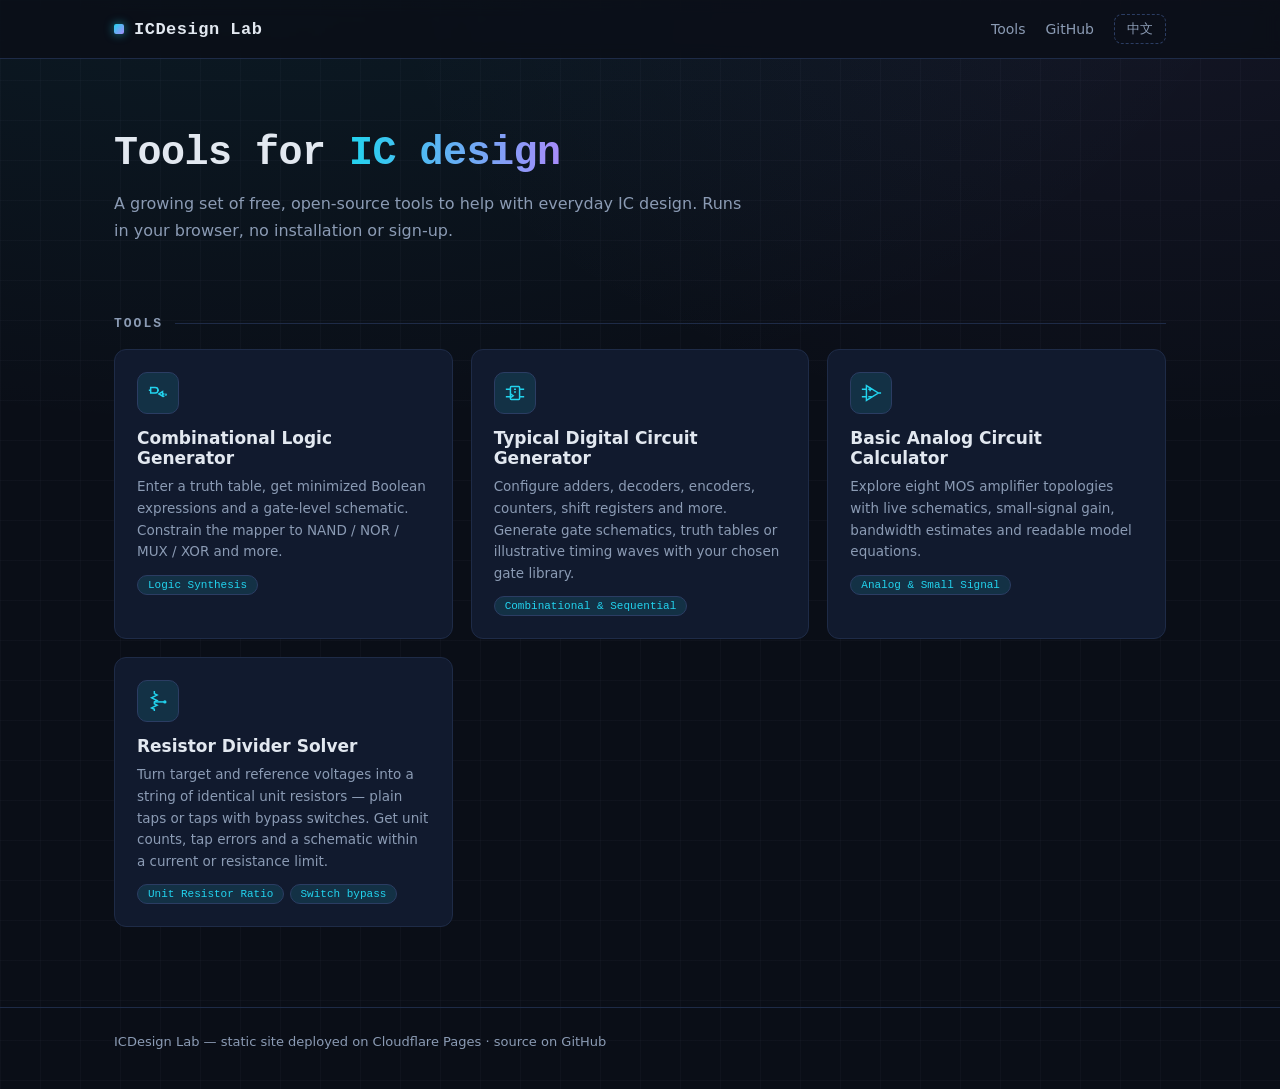
<file: index.html>
<!DOCTYPE html>
<html lang="en">
<head>
  <meta charset="UTF-8">
  <meta name="viewport" content="width=device-width, initial-scale=1.0">
  <title>ICDesign Lab — IC Design Tools</title>
  <meta name="description" content="Free online tools that help with IC design: resistor divider solving, analog amplifier calculations, combinational logic synthesis and typical digital circuits.">
  <link rel="stylesheet" href="assets/css/style.css">
  <link rel="icon" href="data:image/svg+xml,&lt;svg xmlns='http://www.w3.org/2000/svg' viewBox='0 0 16 16'&gt;&lt;rect x='2' y='2' width='12' height='12' rx='2' fill='%2322d3ee'/&gt;&lt;/svg&gt;">
  <script type="speculationrules">{"prerender":[{"where":{"href_matches":"/*"},"eagerness":"moderate"}]}</script>
  <script src="assets/js/i18n.js"></script>
</head>
<body>
  <header class="topbar">
    <div class="topbar-inner">
      <a class="brand" href="/"><span class="chip-dot"></span>ICDesign Lab</a>
      <nav class="topnav">
        <a href="/">Tools</a>
        <a href="https://github.com/rodddddy/icdesign" target="_blank" rel="noopener">GitHub</a>
        <button class="lang-toggle" id="lang-toggle" type="button" lang="zh-CN" title="切换到中文" aria-label="切换到中文" data-no-i18n>中文</button>
      </nav>
    </div>
  </header>

  <main class="wrap">
    <section class="hero">
      <h1>Tools for <span class="grad">IC design</span></h1>
      <p>A growing set of free, open-source tools to help with everyday IC design.
         Runs in your browser, no installation or sign-up.</p>
    </section>

    <h2 class="section-title">Tools</h2>
    <div class="tools-grid">
      <a class="tool-card" href="/tools/combinational-logic">
        <div class="tool-icon">
          <svg viewBox="0 0 24 24">
            <path d="M4 6 h5 a3 3 0 0 1 0 6 h-5 z"/>
            <path d="M13 13 l4 -2.5 v5 z"/>
            <path d="M4 9 h-2 M11 9 h2 M17 13 h2 M17 15.5 h2"/>
            <circle cx="20.6" cy="13.8" r="0.4"/>
          </svg>
        </div>
        <h3>Combinational Logic Generator</h3>
        <p>Enter a truth table, get minimized Boolean expressions and a gate-level schematic.
           Constrain the mapper to NAND / NOR / MUX / XOR and more.</p>
        <span class="tool-tag">Logic Synthesis</span>
      </a>

      <a class="tool-card" href="/tools/typical-circuits">
        <div class="tool-icon">
          <svg viewBox="0 0 24 24" aria-hidden="true">
            <rect x="7" y="5" width="10" height="14" rx="1"/>
            <path d="M2 8h5 M2 16h5 M17 8h5 M17 16h5 M7 13l3 2-3 2"/>
            <path d="M11 8h2 M11 11h2"/>
          </svg>
        </div>
        <h3>Typical Digital Circuit Generator</h3>
        <p>Configure adders, decoders, encoders, counters, shift registers and more. Generate
           gate schematics, truth tables or illustrative timing waves with your chosen gate library.</p>
        <span class="tool-tag">Combinational &amp; Sequential</span>
      </a>

      <a class="tool-card" href="/tools/analog-calculator">
        <div class="tool-icon">
          <svg viewBox="0 0 24 24" aria-hidden="true">
            <path d="M7 4l13 8-13 8z M2 8h5 M2 16h5 M20 12h3"/>
            <path d="M9 8h4 M11 6v4 M9 16h4"/>
          </svg>
        </div>
        <h3>Basic Analog Circuit Calculator</h3>
        <p>Explore eight MOS amplifier topologies with live schematics, small-signal gain,
           bandwidth estimates and readable model equations.</p>
        <span class="tool-tag">Analog &amp; Small Signal</span>
      </a>

      <a class="tool-card" href="/tools/resistor-divider">
        <div class="tool-icon">
          <svg viewBox="0 0 24 24" aria-hidden="true">
            <path d="M8 1v3l3 1.5-6 3 6 3-3 1.5v2l3 1.5-6 3 3 1.5v2"/>
            <path d="M8 13h10.5"/>
            <circle cx="19.5" cy="13" r="1"/>
          </svg>
        </div>
        <h3>Resistor Divider Solver</h3>
        <p>Turn target and reference voltages into a string of identical unit resistors — plain taps or taps with bypass switches.
           Get unit counts, tap errors and a schematic within a current or resistance limit.</p>
        <span class="tool-tag">Unit Resistor Ratio</span>
        <span class="tool-tag">Switch bypass</span>
      </a>
    </div>
  </main>

  <footer class="site-footer">
    <div class="wrap">ICDesign Lab — static site deployed on Cloudflare Pages · source on GitHub</div>
  </footer>
</body>
</html>
</file>
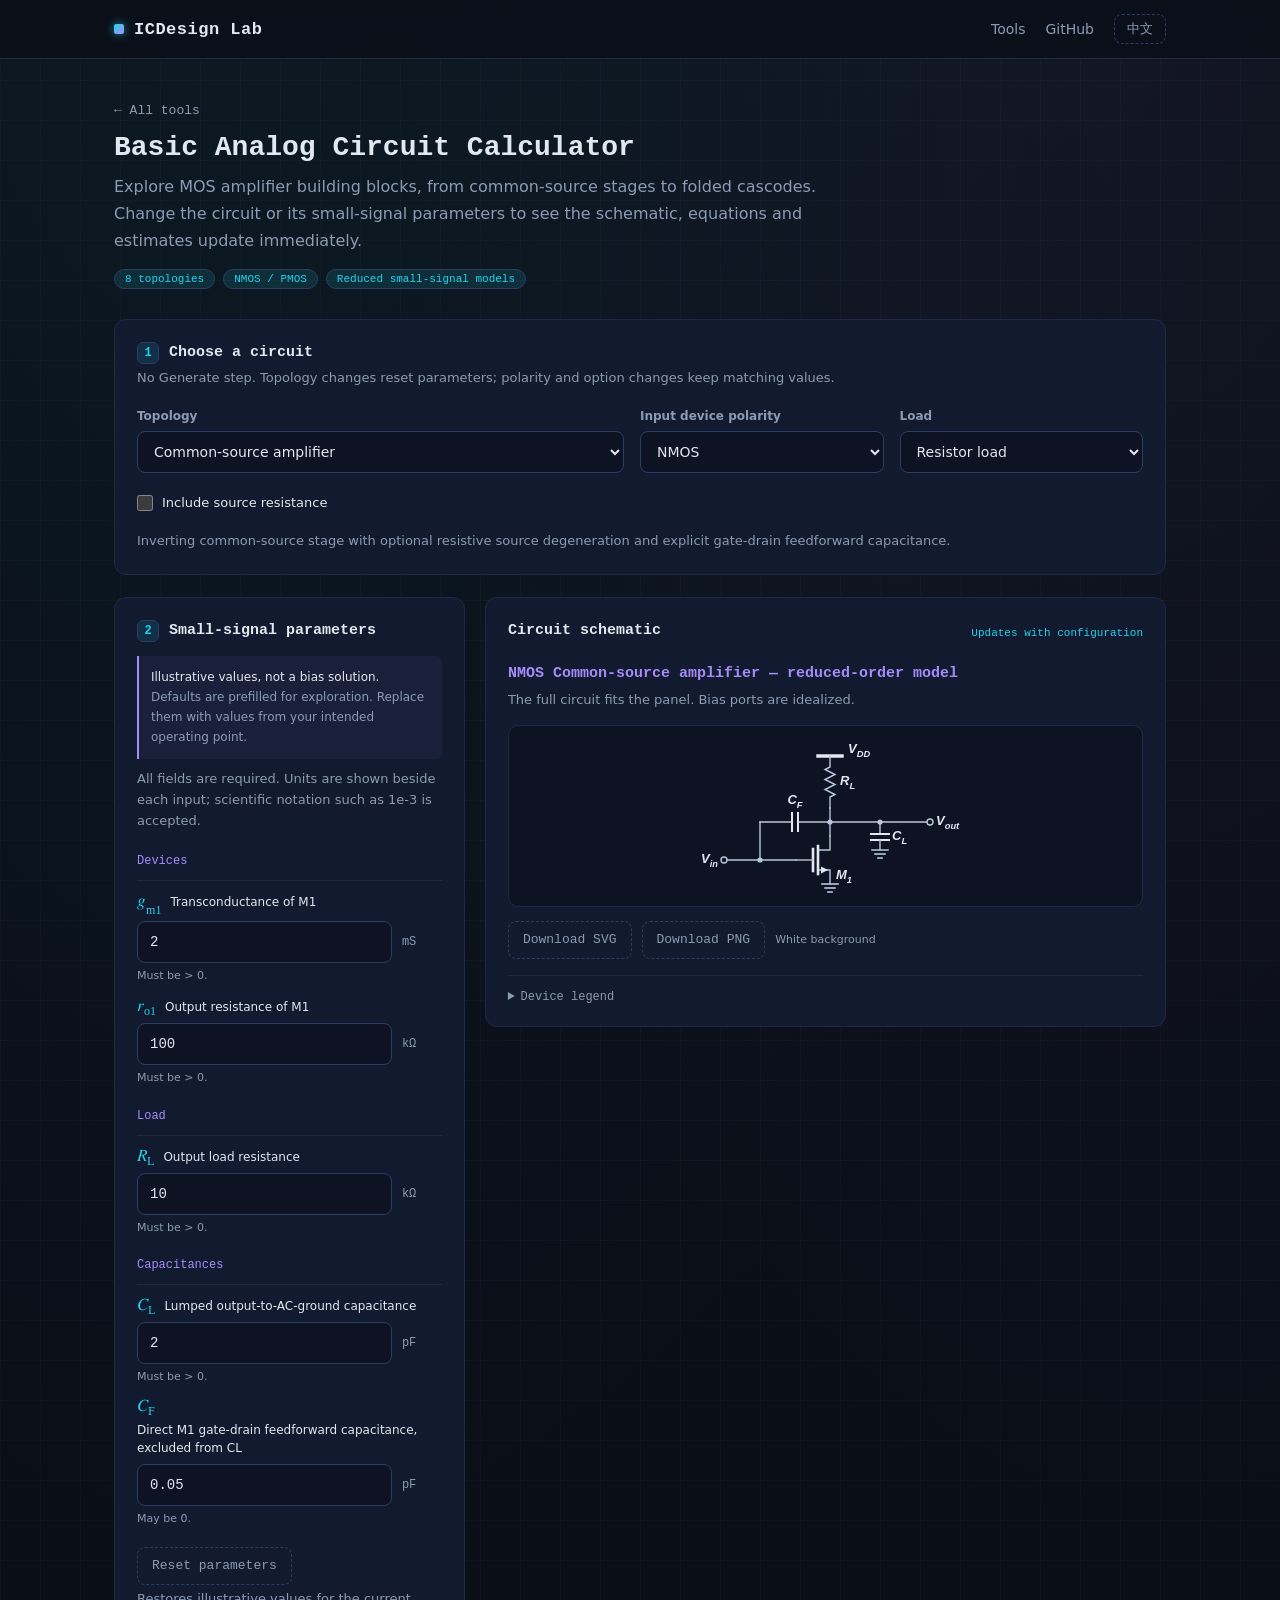
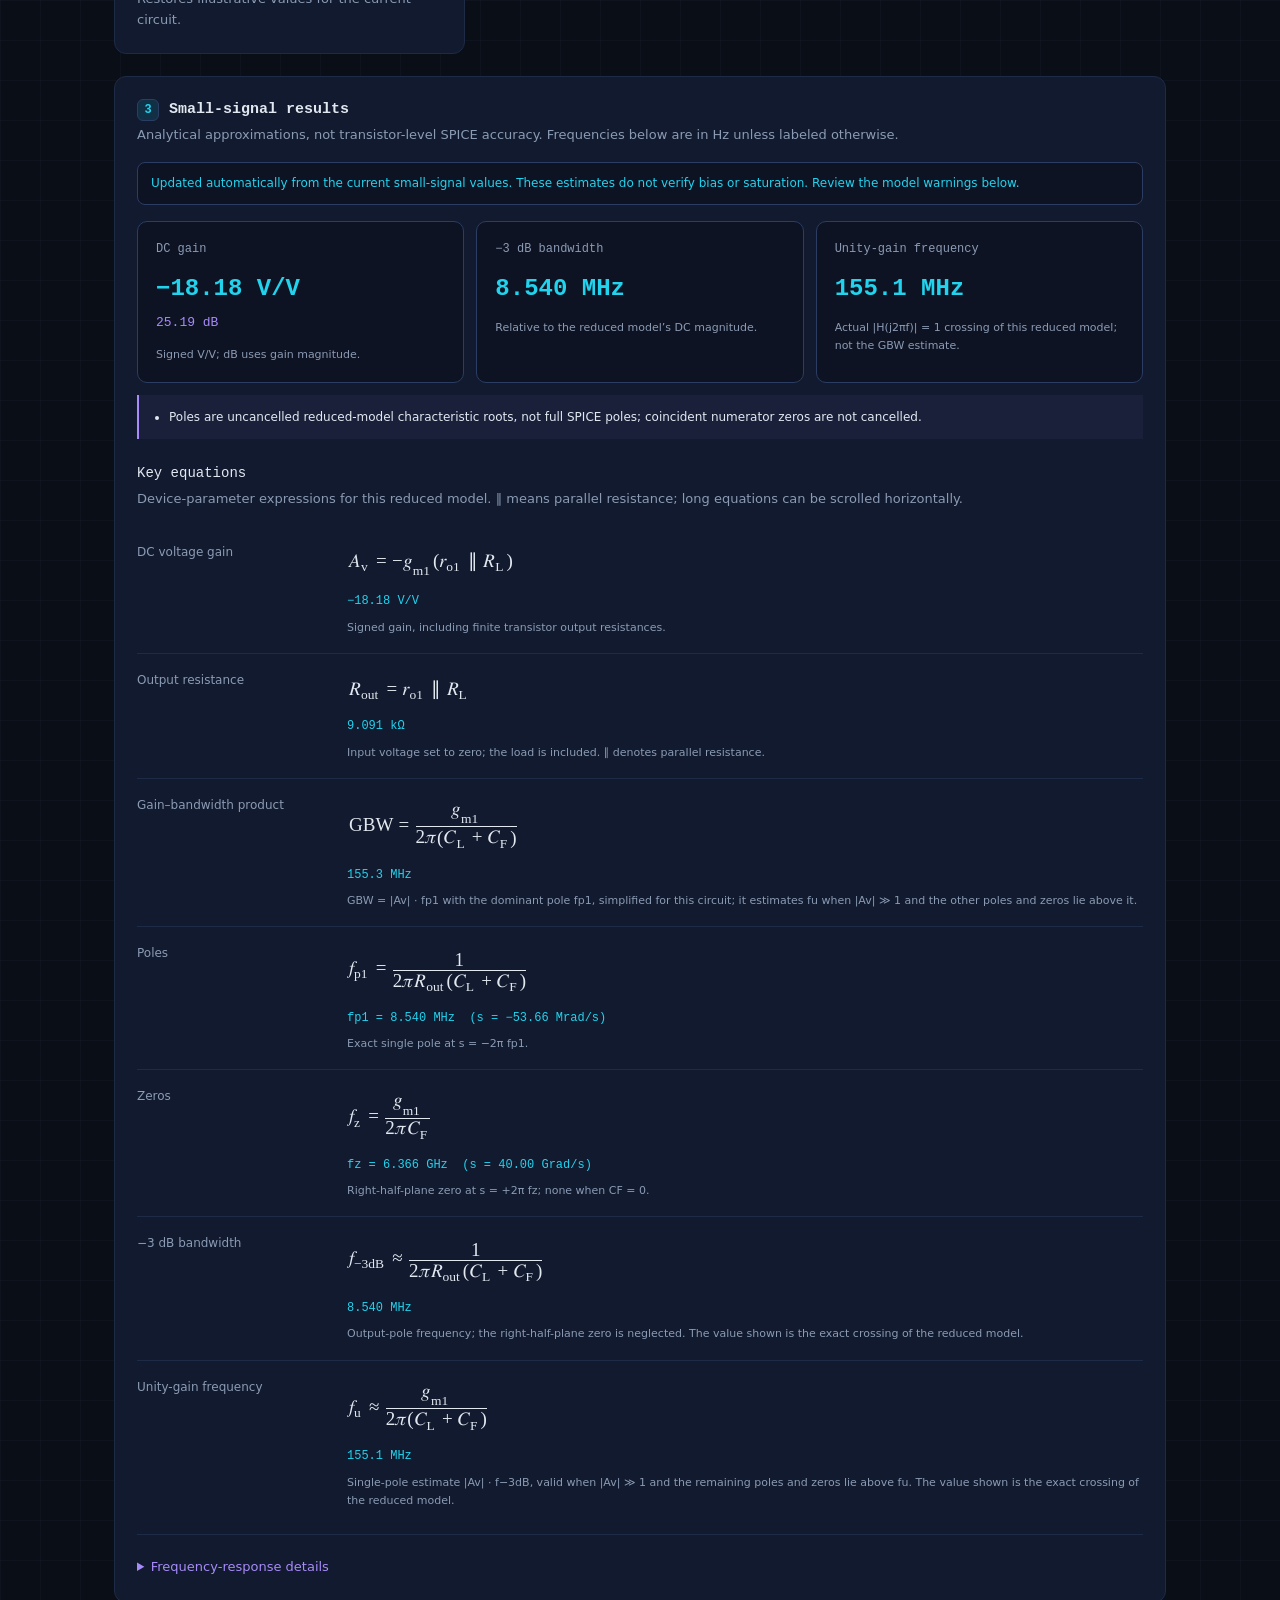
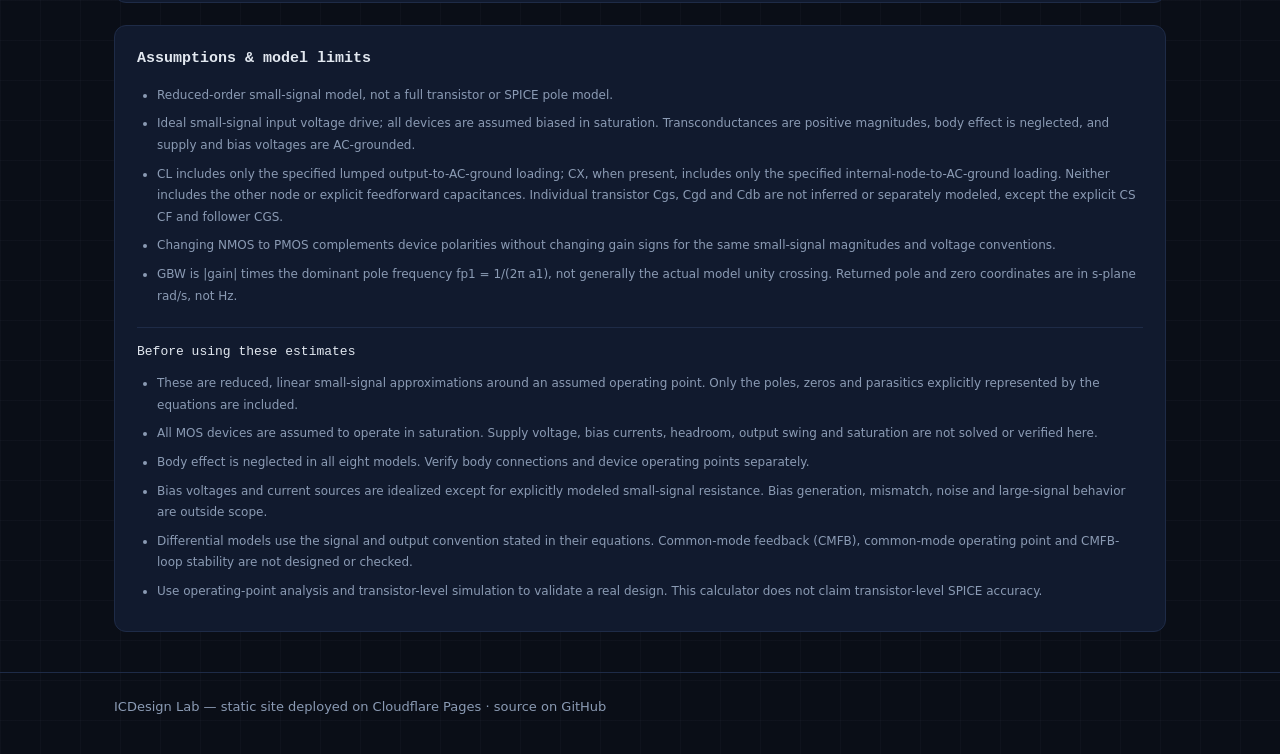
<file: tools/analog-calculator.html>
<!DOCTYPE html>
<html lang="en">
<head>
  <meta charset="UTF-8">
  <meta name="viewport" content="width=device-width, initial-scale=1.0">
  <title>Basic Analog Circuit Calculator — ICDesign Lab</title>
  <meta name="description" content="Explore eight NMOS and PMOS amplifier topologies with live schematics, editable small-signal parameters, gain and bandwidth estimates, poles, zeros and model equations.">
  <link rel="stylesheet" href="../assets/css/style.css">
  <link rel="stylesheet" href="../assets/css/analog-calculator.css">
  <link rel="icon" href="data:image/svg+xml,&lt;svg xmlns='http://www.w3.org/2000/svg' viewBox='0 0 16 16'&gt;&lt;rect x='2' y='2' width='12' height='12' rx='2' fill='%2322d3ee'/&gt;&lt;/svg&gt;">
  <script type="speculationrules">{"prerender":[{"where":{"href_matches":"/*"},"eagerness":"moderate"}]}</script>
  <script src="../assets/js/analog-core.js" defer></script>
  <script src="../assets/js/analog-schematic.js" defer></script>
  <script src="../assets/js/analog-ui.js" defer></script>
  <script src="../assets/js/i18n.js"></script>
</head>
<body class="analog-page">
  <header class="topbar">
    <div class="topbar-inner">
      <a class="brand" href="/"><span class="chip-dot"></span>ICDesign Lab</a>
      <nav class="topnav" aria-label="Main navigation">
        <a href="/">Tools</a>
        <a href="https://github.com/rodddddy/icdesign" target="_blank" rel="noopener">GitHub</a>
        <button class="lang-toggle" id="lang-toggle" type="button" lang="zh-CN" title="切换到中文" aria-label="切换到中文" data-no-i18n>中文</button>
      </nav>
    </div>
  </header>

  <main class="wrap">
    <div class="tool-header">
      <a class="back-link" href="/">&larr; All tools</a>
      <h1>Basic Analog Circuit Calculator</h1>
      <p>Explore MOS amplifier building blocks, from common-source stages to folded cascodes.
         Change the circuit or its small-signal parameters to see the schematic, equations and estimates update immediately.</p>
      <div class="analog-tags" aria-label="Calculator features">
        <span class="tool-tag">8 topologies</span>
        <span class="tool-tag">NMOS / PMOS</span>
        <span class="tool-tag">Reduced small-signal models</span>
      </div>
    </div>

    <noscript><p class="error-box">Enable JavaScript to display circuits and calculate small-signal results.</p></noscript>

    <section class="panel" aria-labelledby="analog-config-heading">
      <h2 id="analog-config-heading"><span class="step-num">1</span>Choose a circuit</h2>
      <p class="hint">No Generate step. Topology changes reset parameters; polarity and option changes keep matching values.</p>
      <div class="analog-config-grid">
        <div class="analog-control analog-topology-control">
          <label for="analog-type">Topology</label>
          <select id="analog-type" aria-describedby="analog-description">
            <option value="cs">Common-source amplifier</option>
            <option value="cg">Common-gate amplifier</option>
            <option value="cascode">Cascode amplifier</option>
            <option value="follower">Source follower</option>
            <option value="diff-five">Five-transistor differential amplifier</option>
            <option value="diff-cg">Differential common-gate amplifier</option>
            <option value="diff-cascode">Differential cascode amplifier</option>
            <option value="folded-cascode">Folded-cascode amplifier</option>
          </select>
        </div>
        <div class="analog-control">
          <label for="analog-polarity">Input device polarity</label>
          <select id="analog-polarity">
            <option value="nmos">NMOS</option>
            <option value="pmos">PMOS</option>
          </select>
        </div>
        <div class="analog-control" id="analog-load-control">
          <label for="analog-load">Load</label>
          <select id="analog-load">
            <option value="resistor">Resistor load</option>
            <option value="active">Active MOS load</option>
          </select>
        </div>
        <div class="analog-control analog-source-control" id="analog-source-control">
          <label class="analog-check" for="analog-source-resistance">
            <input type="checkbox" id="analog-source-resistance">
            <span>Include source resistance</span>
          </label>
        </div>
      </div>
      <p class="hint analog-description" id="analog-description"></p>
    </section>

    <div class="analog-workspace">
      <section class="panel analog-preview-panel" aria-labelledby="analog-schematic-heading">
        <div class="analog-section-head">
          <h2 id="analog-schematic-heading">Circuit schematic</h2>
          <span class="analog-live-label">Updates with configuration</span>
        </div>
        <h3 class="analog-circuit-title" id="analog-circuit-title">Small-signal amplifier</h3>
        <p class="hint" id="analog-schematic-help">The full circuit fits the panel. Bias ports are idealized.</p>
        <div class="circuit-box" id="analog-schematic" role="region" aria-label="Circuit schematic" aria-describedby="analog-schematic-help">
          <p class="analog-placeholder">Loading schematic…</p>
        </div>
        <div class="analog-toolbar">
          <button class="btn-add" id="analog-download-svg" type="button" disabled>Download SVG</button>
          <button class="btn-add" id="analog-download-png" type="button" disabled>Download PNG</button>
          <span class="hint">White background</span>
        </div>
        <p class="hint" id="analog-download-status" role="status" aria-live="polite"></p>
        <details class="analog-legend" id="analog-legend" hidden>
          <summary>Device legend</summary>
          <dl id="analog-devices"></dl>
        </details>
      </section>

      <section class="panel analog-parameters-panel" aria-labelledby="analog-parameters-heading">
        <h2 id="analog-parameters-heading"><span class="step-num">2</span>Small-signal parameters</h2>
        <p class="analog-notice" id="analog-default-notice"><strong>Illustrative values, not a bias solution.</strong>
          Defaults are prefilled for exploration. Replace them with values from your intended operating point.</p>
        <p class="hint" id="analog-input-help">All fields are required. Units are shown beside each input; scientific notation such as 1e-3 is accepted.</p>
        <div id="analog-parameters" aria-describedby="analog-default-notice analog-input-help"></div>
        <button class="btn-add" id="analog-reset" type="button" disabled>Reset parameters</button>
        <p class="hint">Restores illustrative values for the current circuit.</p>
      </section>
    </div>

    <section class="panel" id="analog-results" aria-labelledby="analog-results-heading">
      <h2 id="analog-results-heading"><span class="step-num">3</span>Small-signal results</h2>
      <p class="hint">Analytical approximations, not transistor-level SPICE accuracy. Frequencies below are in Hz unless labeled otherwise.</p>
      <p class="analog-status" id="analog-status" role="status" aria-live="polite" aria-atomic="true">Loading the reduced model…</p>
      <div class="analog-metric-grid">
        <article class="analog-metric">
          <h3>DC gain</h3>
          <output class="analog-metric-value" data-metric="gain">—</output>
          <output class="analog-metric-secondary" data-metric="gainDb">—</output>
          <p>Signed V/V; dB uses gain magnitude.</p>
        </article>
        <article class="analog-metric">
          <h3>−3 dB bandwidth</h3>
          <output class="analog-metric-value" data-metric="bandwidth">—</output>
          <p>Relative to the reduced model’s DC magnitude.</p>
        </article>
        <article class="analog-metric">
          <h3>Unity-gain frequency</h3>
          <output class="analog-metric-value" data-metric="unity">—</output>
          <p>Actual |H(j2πf)| = 1 crossing of this reduced model; not the GBW estimate.</p>
        </article>
      </div>
      <ul class="analog-warnings" id="analog-warnings" aria-label="Model warnings" hidden></ul>
      <h3 class="analog-subheading">Key equations</h3>
      <p class="hint">Device-parameter expressions for this reduced model. ∥ means parallel resistance; long equations can be scrolled horizontally.</p>
      <dl class="analog-formulas" id="analog-formulas"></dl>
      <details class="analog-frequency-details" id="analog-frequency-details">
        <summary>Frequency-response details</summary>
        <p class="hint">Transfer function, pole calculation and numerical coefficients. Equations remain visible when parameter inputs are incomplete.</p>
        <dl class="analog-formulas" id="analog-frequency-formulas"></dl>
      </details>
    </section>

    <section class="panel" aria-labelledby="analog-assumptions-heading">
      <h2 id="analog-assumptions-heading">Assumptions &amp; model limits</h2>
      <ul class="analog-assumptions" id="analog-assumptions"></ul>
      <div class="analog-limits">
        <h3>Before using these estimates</h3>
        <ul>
          <li>These are reduced, linear small-signal approximations around an assumed operating point. Only the poles, zeros and parasitics explicitly represented by the equations are included.</li>
          <li>All MOS devices are assumed to operate in saturation. Supply voltage, bias currents, headroom, output swing and saturation are not solved or verified here.</li>
          <li>Body effect is neglected in all eight models. Verify body connections and device operating points separately.</li>
          <li>Bias voltages and current sources are idealized except for explicitly modeled small-signal resistance. Bias generation, mismatch, noise and large-signal behavior are outside scope.</li>
          <li>Differential models use the signal and output convention stated in their equations. Common-mode feedback (CMFB), common-mode operating point and CMFB-loop stability are not designed or checked.</li>
          <li>Use operating-point analysis and transistor-level simulation to validate a real design. This calculator does not claim transistor-level SPICE accuracy.</li>
        </ul>
      </div>
    </section>
  </main>

  <footer class="site-footer">
    <div class="wrap">ICDesign Lab — static site deployed on Cloudflare Pages · source on GitHub</div>
  </footer>
</body>
</html>
</file>
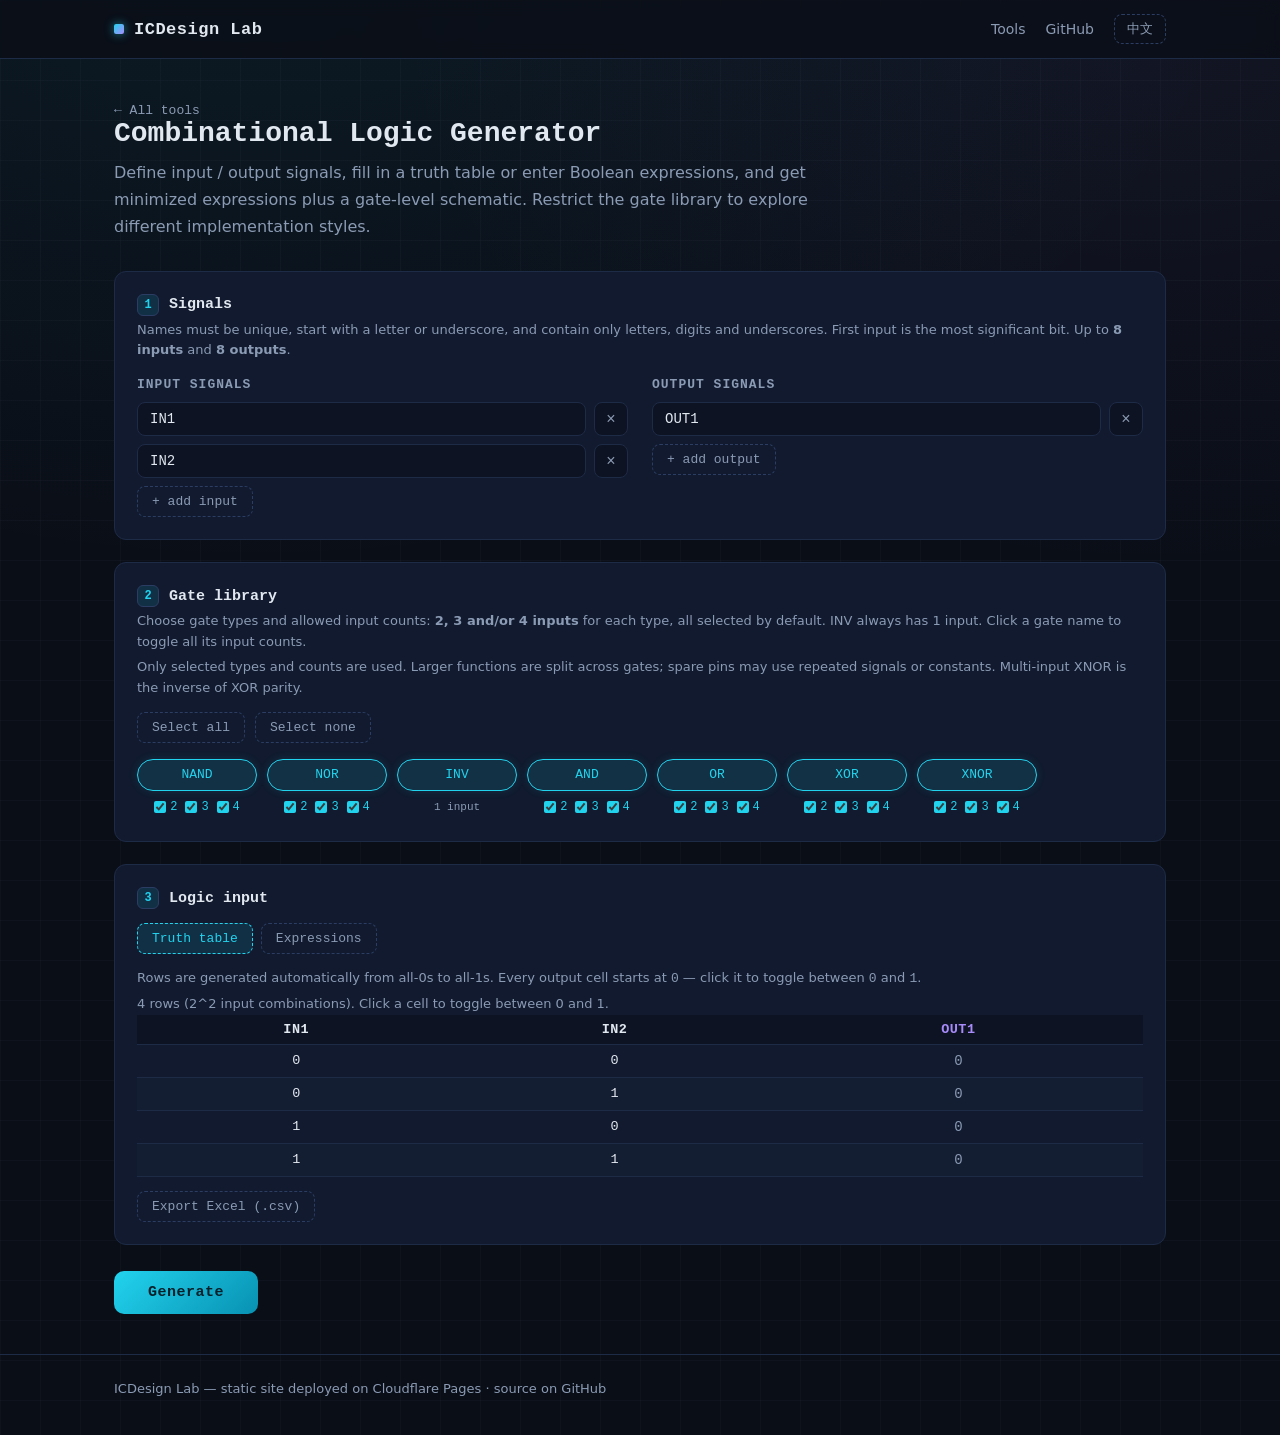
<file: tools/combinational-logic.html>
<!DOCTYPE html>
<html lang="en">
<head>
  <meta charset="UTF-8">
  <meta name="viewport" content="width=device-width, initial-scale=1.0">
  <title>Combinational Logic Generator — ICDesign Lab</title>
  <meta name="description" content="Generate gate-level circuits from truth tables or Boolean expressions with gate library constraints: NAND, NOR, AND, OR, XOR, MUX and more.">
  <link rel="stylesheet" href="../assets/css/style.css">
  <link rel="icon" href="data:image/svg+xml,&lt;svg xmlns='http://www.w3.org/2000/svg' viewBox='0 0 16 16'&gt;&lt;rect x='2' y='2' width='12' height='12' rx='2' fill='%2322d3ee'/&gt;&lt;/svg&gt;">
  <script type="speculationrules">{"prerender":[{"where":{"href_matches":"/*"},"eagerness":"moderate"}]}</script>
  <script src="../assets/js/i18n.js"></script>
</head>
<body>
  <header class="topbar">
    <div class="topbar-inner">
      <a class="brand" href="/"><span class="chip-dot"></span>ICDesign Lab</a>
      <nav class="topnav">
        <a href="/">Tools</a>
        <a href="https://github.com/rodddddy/icdesign" target="_blank" rel="noopener">GitHub</a>
        <button class="lang-toggle" id="lang-toggle" type="button" lang="zh-CN" title="切换到中文" aria-label="切换到中文" data-no-i18n>中文</button>
      </nav>
    </div>
  </header>

  <main class="wrap">
    <div class="tool-header">
      <a class="back-link" href="/">&larr; All tools</a>
      <h1>Combinational Logic Generator</h1>
      <p>Define input / output signals, fill in a truth table or enter Boolean expressions,
         and get minimized expressions plus a gate-level schematic. Restrict the gate library
         to explore different implementation styles.</p>
    </div>

    <!-- Step 1: signals -->
    <section class="panel">
      <h2><span class="step-num">1</span>Signals</h2>
      <p class="hint">Names must be unique, start with a letter or underscore, and contain only
         letters, digits and underscores. First input is the most significant bit.
         Up to <strong>8 inputs</strong> and <strong>8 outputs</strong>.</p>
      <div class="sig-cols">
        <div class="sig-col">
          <h3>Input signals</h3>
          <div id="in-list"></div>
          <button class="btn-add" id="add-in" type="button">+ add input</button>
        </div>
        <div class="sig-col">
          <h3>Output signals</h3>
          <div id="out-list"></div>
          <button class="btn-add" id="add-out" type="button">+ add output</button>
        </div>
      </div>
    </section>

    <!-- Step 2: gate library -->
    <section class="panel">
      <h2><span class="step-num">2</span>Gate library</h2>
      <p class="hint">Choose gate types and allowed input counts: <strong>2, 3 and/or 4 inputs</strong>
         for each type, all selected by default. INV always has 1 input.
         Click a gate name to toggle all its input counts.</p>
      <p class="hint">Only selected types and counts are used. Larger functions are split across gates;
         spare pins may use repeated signals or constants. Multi-input XNOR is the inverse of XOR parity.</p>
      <div class="chipbar">
        <button class="btn-add" id="select-all-gates" type="button">Select all</button>
        <button class="btn-add" id="clear-gates" type="button">Select none</button>
      </div>
      <div class="gate-chips" id="gate-chips"></div>
    </section>

    <!-- Step 3: truth table -->
    <section class="panel">
      <h2><span class="step-num">3</span>Logic input</h2>
      <div class="mode-tabs" role="tablist" aria-label="Input method">
        <button class="btn-add mode-tab" id="tab-truth-table" type="button" data-mode="table" role="tab" aria-selected="true" aria-controls="truth-table-panel">Truth table</button>
        <button class="btn-add mode-tab" id="tab-expression" type="button" data-mode="expression" role="tab" aria-selected="false" aria-controls="expression-panel" tabindex="-1">Expressions</button>
      </div>
      <div id="truth-table-panel" role="tabpanel" aria-labelledby="tab-truth-table">
        <p class="hint">Rows are generated automatically from all-0s to all-1s. Every output cell
           starts at <code>0</code> &mdash; click it to toggle between <code>0</code> and <code>1</code>.</p>
        <p class="hint" id="tt-hint"></p>
        <div id="tt-container"></div>
        <div class="chipbar">
          <button class="btn-add" id="dl-excel" type="button">Export Excel (.csv)</button>
        </div>
      </div>
      <div id="expression-panel" hidden role="tabpanel" aria-labelledby="tab-expression">
        <p class="hint">Click an input field to select an output, then click signal or operator tokens or type on your keyboard.</p>
        <div id="expression-signals" class="expression-palette" role="group" aria-label="Input signals"></div>
        <div id="expression-operators" class="expression-palette" role="group" aria-label="Operators"></div>
        <div id="expression-editor"></div>
        <p class="hint" id="expression-help">Supported: <code>*</code> or adjacent parentheses for AND,
           <code>+</code> for OR, postfix <code>'</code> for NOT, <code>⊕</code> (<code>^</code>) for XOR,
           and <code>⊙</code> (<code>~^</code>) for XNOR. Precedence: NOT &gt; AND &gt; XOR/XNOR &gt; OR.
           Constants <code>0</code> and <code>1</code> are supported. Signal names are case-sensitive.
           Hover over a parenthesis to highlight its matching pair.</p>
      </div>
    </section>

    <div class="generate-bar">
      <button class="btn-primary" id="generate" type="button">Generate</button>
      <span class="tt-meta" id="generate-msg"></span>
    </div>

    <div id="error-container"></div>

    <!-- Results -->
    <section class="panel" id="result-panel" hidden>
      <h2><span class="step-num">4</span>Results</h2>
      <div id="result-container"></div>
      <div id="expression-table-result" hidden>
        <hr class="sep">
        <h2 class="result-subheading">Generated truth table</h2>
        <div id="expression-table-container" class="tt-wrap"></div>
        <div class="chipbar">
          <button class="btn-add" id="dl-expression-excel" type="button">Export Excel (.csv)</button>
        </div>
      </div>
      <hr class="sep">
      <h2 style="font-size:14px;">Gate-level schematic</h2>
      <div class="stat-chips" id="global-stats"></div>
      <div class="circuit-box" id="circuit-box"></div>
      <div class="circuit-toolbar">
        <button class="btn-add" id="dl-svg" type="button">Download SVG</button>
        <button class="btn-add" id="dl-png" type="button">Download PNG</button>
        <span class="tt-meta">Tip: SVG scales without quality loss; PNG is exported at 2× resolution.</span>
      </div>
    </section>
  </main>

  <footer class="site-footer">
    <div class="wrap">ICDesign Lab — static site deployed on Cloudflare Pages · source on GitHub</div>
  </footer>

  <script src="../assets/js/logic-gen.js"></script>
</body>
</html>
</file>
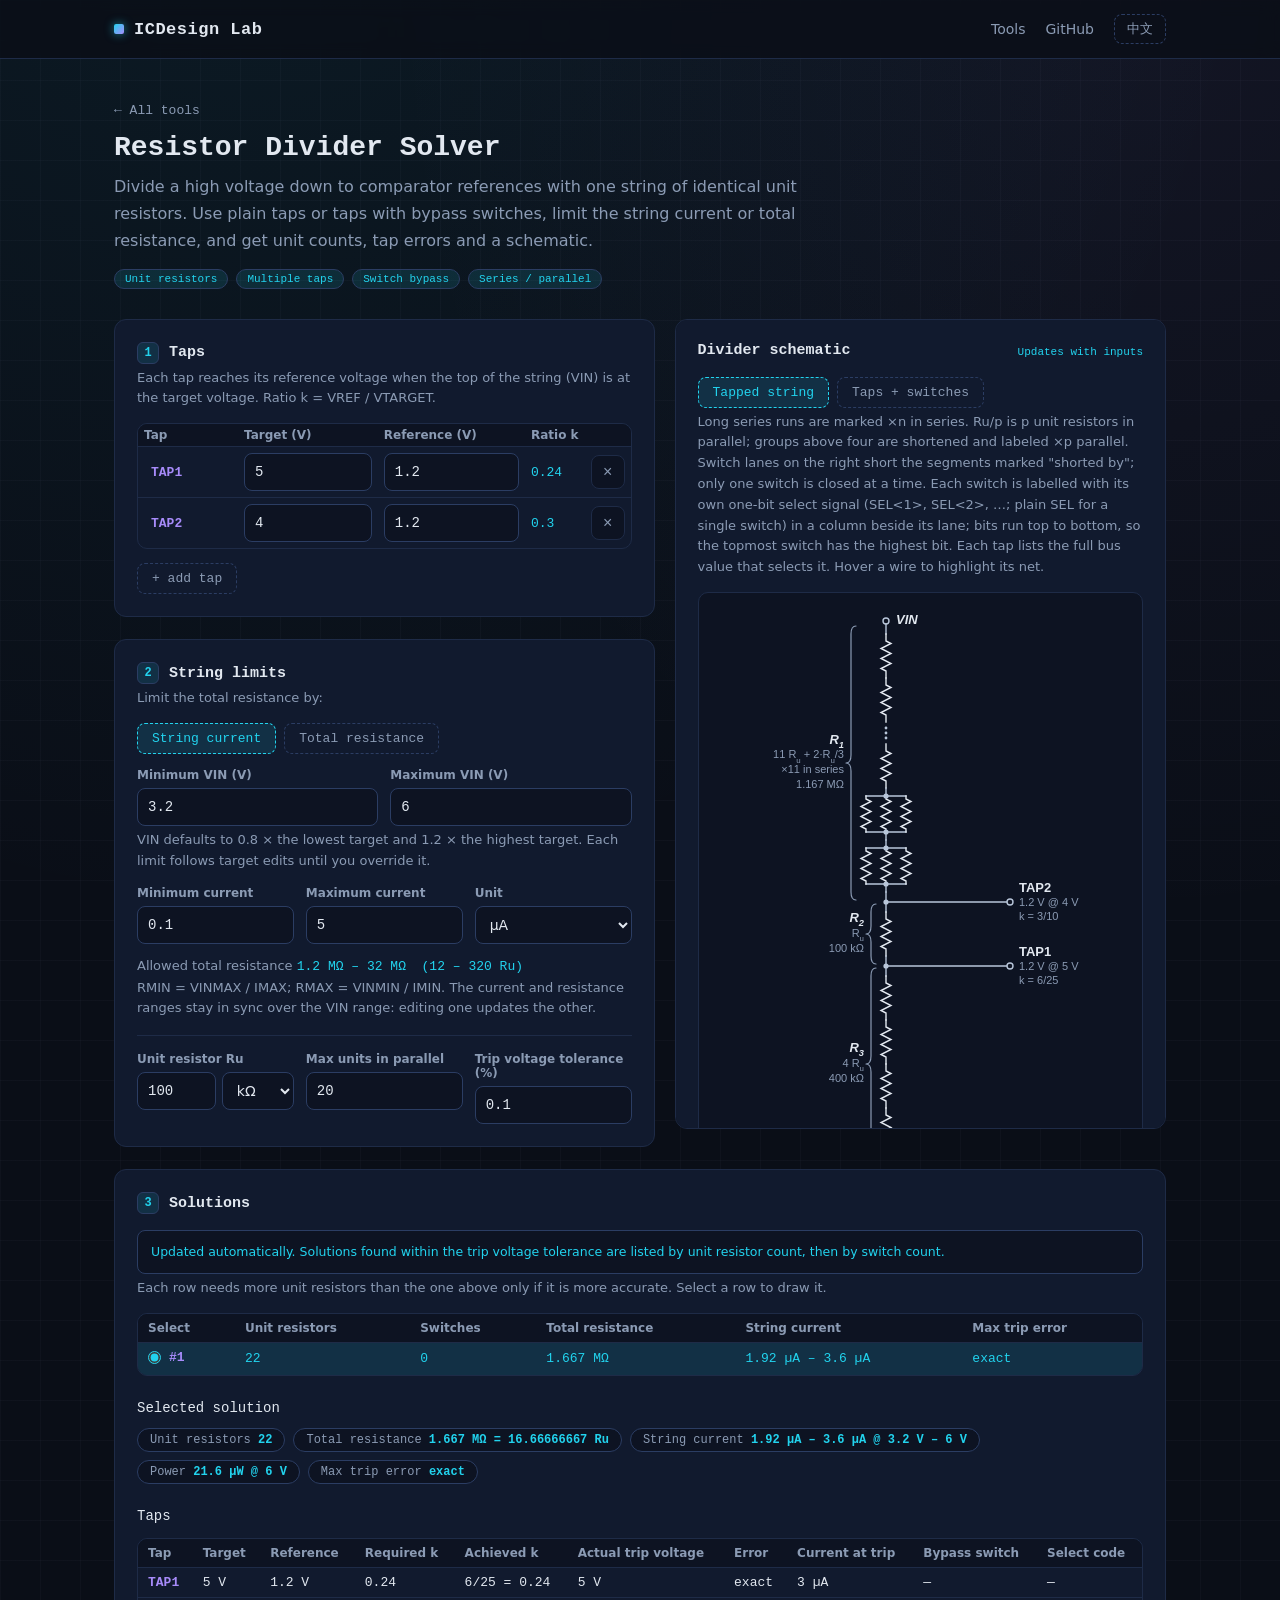
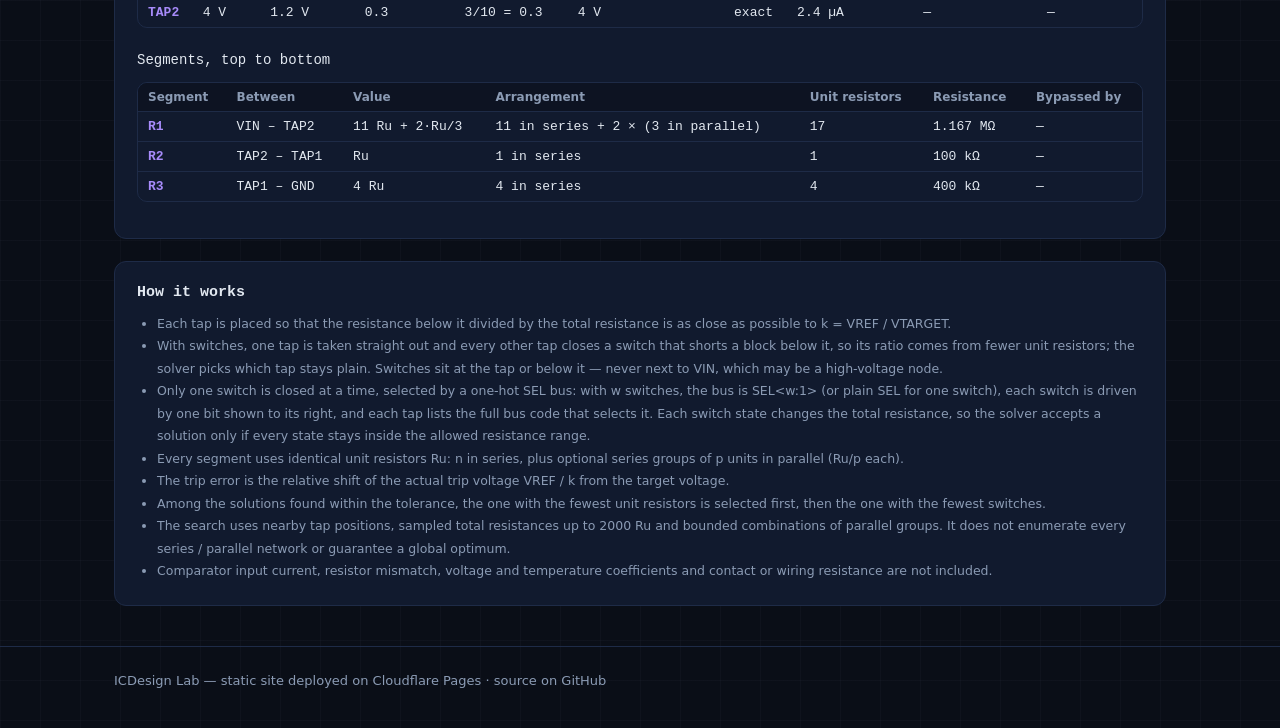
<file: tools/resistor-divider.html>
<!DOCTYPE html>
<html lang="en">
<head>
  <meta charset="UTF-8">
  <meta name="viewport" content="width=device-width, initial-scale=1.0">
  <title>Resistor Divider Solver — ICDesign Lab</title>
  <meta name="description" content="Turn target and reference voltages into a resistor string built from one unit resistor — plain taps or taps with bypass switches — within a current or total-resistance limit, with unit counts and a schematic.">
  <link rel="stylesheet" href="../assets/css/style.css">
  <link rel="stylesheet" href="../assets/css/divider.css">
  <link rel="icon" href="data:image/svg+xml,&lt;svg xmlns='http://www.w3.org/2000/svg' viewBox='0 0 16 16'&gt;&lt;rect x='2' y='2' width='12' height='12' rx='2' fill='%2322d3ee'/&gt;&lt;/svg&gt;">
  <script type="speculationrules">{"prerender":[{"where":{"href_matches":"/*"},"eagerness":"moderate"}]}</script>
  <script src="../assets/js/divider-core.js" defer></script>
  <script src="../assets/js/divider-schematic.js" defer></script>
  <script src="../assets/js/divider-ui.js" defer></script>
  <script src="../assets/js/i18n.js"></script>
</head>
<body class="divider-page">
  <header class="topbar">
    <div class="topbar-inner">
      <a class="brand" href="/"><span class="chip-dot"></span>ICDesign Lab</a>
      <nav class="topnav" aria-label="Main navigation">
        <a href="/">Tools</a>
        <a href="https://github.com/rodddddy/icdesign" target="_blank" rel="noopener">GitHub</a>
        <button class="lang-toggle" id="lang-toggle" type="button" lang="zh-CN" title="切换到中文" aria-label="切换到中文" data-no-i18n>中文</button>
      </nav>
    </div>
  </header>

  <main class="wrap">
    <div class="tool-header">
      <a class="back-link" href="/">&larr; All tools</a>
      <h1>Resistor Divider Solver</h1>
      <p>Divide a high voltage down to comparator references with one string of identical unit resistors.
         Use plain taps or taps with bypass switches, limit the string current or total resistance, and get unit counts, tap errors and a schematic.</p>
      <div class="dv-tags">
        <span class="tool-tag">Unit resistors</span>
        <span class="tool-tag">Multiple taps</span>
        <span class="tool-tag">Switch bypass</span>
        <span class="tool-tag">Series / parallel</span>
      </div>
    </div>

    <noscript><p class="error-box">Enable JavaScript to solve the divider string.</p></noscript>

    <div class="dv-workspace">
      <div class="dv-inputs">
        <section class="panel" aria-labelledby="dv-taps-heading">
          <h2 id="dv-taps-heading"><span class="step-num">1</span>Taps</h2>
          <p class="hint">Each tap reaches its reference voltage when the top of the string (VIN) is at the target voltage. Ratio k = VREF / VTARGET.</p>
          <div class="dv-table-wrap">
            <table class="dv-table dv-tap-inputs">
              <thead>
                <tr><th scope="col">Tap</th><th scope="col">Target (V)</th><th scope="col">Reference (V)</th><th scope="col">Ratio k</th><th scope="col"><span class="dv-sr">Remove</span></th></tr>
              </thead>
              <tbody id="dv-taps"></tbody>
            </table>
          </div>
          <button class="btn-add" id="dv-add-tap" type="button">+ add tap</button>
          <div class="dv-input-notes" id="dv-tap-notes" role="alert" hidden></div>
        </section>

        <section class="panel" aria-labelledby="dv-limits-heading">
          <h2 id="dv-limits-heading"><span class="step-num">2</span>String limits</h2>
          <p class="hint">Limit the total resistance by:</p>
          <div class="mode-tabs" role="tablist" aria-label="Total resistance limit">
            <button class="btn-add mode-tab" type="button" role="tab" data-mode="current" aria-selected="true">String current</button>
            <button class="btn-add mode-tab" type="button" role="tab" data-mode="resistance" aria-selected="false">Total resistance</button>
          </div>
          <div class="dv-range dv-voltage-range">
            <div class="dv-field"><label for="dv-v-min">Minimum VIN (V)</label><input type="number" id="dv-v-min" step="any" min="0" value="3.2"></div>
            <div class="dv-field"><label for="dv-v-max">Maximum VIN (V)</label><input type="number" id="dv-v-max" step="any" min="0" value="6"></div>
          </div>
          <p class="hint">VIN defaults to 0.8 × the lowest target and 1.2 × the highest target. Each limit follows target edits until you override it.</p>
          <div id="dv-current-fields">
            <div class="dv-range">
              <div class="dv-field"><label for="dv-i-min">Minimum current</label><input type="number" id="dv-i-min" step="any" min="0" value="0.1"></div>
              <div class="dv-field"><label for="dv-i-max">Maximum current</label><input type="number" id="dv-i-max" step="any" min="0" value="5"></div>
              <div class="dv-field"><label for="dv-i-unit">Unit</label>
                <select id="dv-i-unit"><option value="1e-9">nA</option><option value="1e-6" selected>µA</option><option value="1e-3">mA</option></select></div>
            </div>
          </div>
          <div class="dv-range" id="dv-resistance-fields" hidden>
            <div class="dv-field"><label for="dv-r-min">Minimum resistance</label><input type="number" id="dv-r-min" step="any" min="0" value="1.2"></div>
            <div class="dv-field"><label for="dv-r-max">Maximum resistance</label><input type="number" id="dv-r-max" step="any" min="0" value="32"></div>
            <div class="dv-field"><label for="dv-r-unit">Unit</label>
              <select id="dv-r-unit"><option value="1">Ω</option><option value="1e3">kΩ</option><option value="1e6" selected>MΩ</option></select></div>
          </div>
          <div class="dv-input-notes" id="dv-range-notes" role="alert" hidden></div>
          <div class="dv-limit-warning" id="dv-limit-warning" role="alert" hidden></div>
          <p class="dv-derived"><span id="dv-range-label">Allowed total resistance</span> <output id="dv-range">—</output></p>
          <p class="hint" id="dv-range-formula">RMIN = VINMAX / IMAX; RMAX = VINMIN / IMIN. The current and resistance ranges stay in sync over the VIN range: editing one updates the other.</p>
          <div class="dv-settings">
            <div class="dv-field dv-unit-field"><label for="dv-ru">Unit resistor Ru</label>
              <div class="dv-with-unit"><input type="number" id="dv-ru" step="any" min="0" value="100">
                <select id="dv-ru-unit" aria-label="Unit resistor unit"><option value="1">Ω</option><option value="1e3" selected>kΩ</option><option value="1e6">MΩ</option></select></div></div>
            <div class="dv-field"><label for="dv-parallel">Max units in parallel</label>
              <input type="number" id="dv-parallel" step="1" min="1" max="100" value="20">
              <p class="dv-field-warning" id="dv-parallel-warning" role="status" hidden></p></div>
            <div class="dv-field"><label for="dv-tol">Trip voltage tolerance (%)</label><input type="number" id="dv-tol" step="any" min="0" value="0.1"></div>
            <div class="dv-input-notes dv-settings-notes" id="dv-unit-notes" role="alert" hidden></div>
          </div>
        </section>
      </div>

      <section class="panel dv-preview" aria-labelledby="dv-schematic-heading">
        <div class="dv-section-head">
          <h2 id="dv-schematic-heading">Divider schematic</h2>
          <span class="dv-live-label">Updates with inputs</span>
        </div>
        <div class="mode-tabs" role="tablist" aria-label="Divider topology">
          <button class="btn-add mode-tab" type="button" role="tab" data-topology="taps" aria-selected="true">Tapped string</button>
          <button class="btn-add mode-tab" type="button" role="tab" data-topology="hybrid" aria-selected="false">Taps + switches</button>
        </div>
        <p class="hint" id="dv-mode-note" hidden></p>
        <p class="hint" id="dv-schematic-help">Long series runs are marked ×n in series. Ru/p is p unit resistors in parallel; groups above four are shortened and labeled ×p parallel. Switch lanes on the right short the segments marked "shorted by"; only one switch is closed at a time. Each switch is labelled with its own one-bit select signal (SEL&lt;1&gt;, SEL&lt;2&gt;, …; plain SEL for a single switch) in a column beside its lane; bits run top to bottom, so the topmost switch has the highest bit. Each tap lists the full bus value that selects it. Hover a wire to highlight its net.</p>
        <div class="circuit-box" id="dv-schematic" role="region" aria-label="Divider schematic" aria-describedby="dv-schematic-help">
          <p class="dv-placeholder">Loading schematic…</p>
        </div>
        <div class="dv-toolbar">
          <button class="btn-add" id="dv-download-svg" type="button" disabled>Download SVG</button>
          <button class="btn-add" id="dv-download-png" type="button" disabled>Download PNG</button>
          <span class="hint">White background</span>
        </div>
        <p class="hint" id="dv-download-status" role="status" aria-live="polite"></p>
      </section>
    </div>

    <section class="panel" id="dv-results" aria-labelledby="dv-results-heading">
      <h2 id="dv-results-heading"><span class="step-num">3</span>Solutions</h2>
      <div class="dv-status" id="dv-status" role="status" aria-live="polite">Loading the solver…</div>
      <div id="dv-output" hidden>
        <p class="hint">Each row needs more unit resistors than the one above only if it is more accurate. Select a row to draw it.</p>
        <div class="dv-table-wrap">
          <table class="dv-table dv-solutions">
            <thead>
              <tr><th scope="col">Select</th><th scope="col">Unit resistors</th><th scope="col">Switches</th><th scope="col">Total resistance</th><th scope="col">String current</th><th scope="col">Max trip error</th></tr>
            </thead>
            <tbody id="dv-solutions"></tbody>
          </table>
        </div>

        <h3 class="dv-subheading">Selected solution</h3>
        <div class="stat-chips" id="dv-summary"></div>
        <h3 class="dv-subheading">Taps</h3>
        <div class="dv-table-wrap">
          <table class="dv-table">
            <thead>
              <tr><th scope="col">Tap</th><th scope="col">Target</th><th scope="col">Reference</th><th scope="col">Required k</th><th scope="col">Achieved k</th><th scope="col">Actual trip voltage</th><th scope="col">Error</th><th scope="col">Current at trip</th><th scope="col">Bypass switch</th><th scope="col">Select code</th></tr>
            </thead>
            <tbody id="dv-tap-results"></tbody>
          </table>
        </div>
        <h3 class="dv-subheading">Segments, top to bottom</h3>
        <div class="dv-table-wrap">
          <table class="dv-table">
            <thead>
              <tr><th scope="col">Segment</th><th scope="col">Between</th><th scope="col">Value</th><th scope="col">Arrangement</th><th scope="col">Unit resistors</th><th scope="col">Resistance</th><th scope="col">Bypassed by</th></tr>
            </thead>
            <tbody id="dv-segments"></tbody>
          </table>
        </div>
      </div>
    </section>

    <section class="panel" aria-labelledby="dv-notes-heading">
      <h2 id="dv-notes-heading">How it works</h2>
      <ul class="dv-notes">
        <li>Each tap is placed so that the resistance below it divided by the total resistance is as close as possible to k = VREF / VTARGET.</li>
        <li>With switches, one tap is taken straight out and every other tap closes a switch that shorts a block below it, so its ratio comes from fewer unit resistors; the solver picks which tap stays plain. Switches sit at the tap or below it — never next to VIN, which may be a high-voltage node.</li>
        <li>Only one switch is closed at a time, selected by a one-hot SEL bus: with w switches, the bus is SEL&lt;w:1&gt; (or plain SEL for one switch), each switch is driven by one bit shown to its right, and each tap lists the full bus code that selects it. Each switch state changes the total resistance, so the solver accepts a solution only if every state stays inside the allowed resistance range.</li>
        <li>Every segment uses identical unit resistors Ru: n in series, plus optional series groups of p units in parallel (Ru/p each).</li>
        <li>The trip error is the relative shift of the actual trip voltage VREF / k from the target voltage.</li>
        <li>Among the solutions found within the tolerance, the one with the fewest unit resistors is selected first, then the one with the fewest switches.</li>
        <li>The search uses nearby tap positions, sampled total resistances up to 2000 Ru and bounded combinations of parallel groups. It does not enumerate every series / parallel network or guarantee a global optimum.</li>
        <li>Comparator input current, resistor mismatch, voltage and temperature coefficients and contact or wiring resistance are not included.</li>
      </ul>
    </section>
  </main>

  <footer class="site-footer">
    <div class="wrap">ICDesign Lab — static site deployed on Cloudflare Pages · source on GitHub</div>
  </footer>
</body>
</html>
</file>
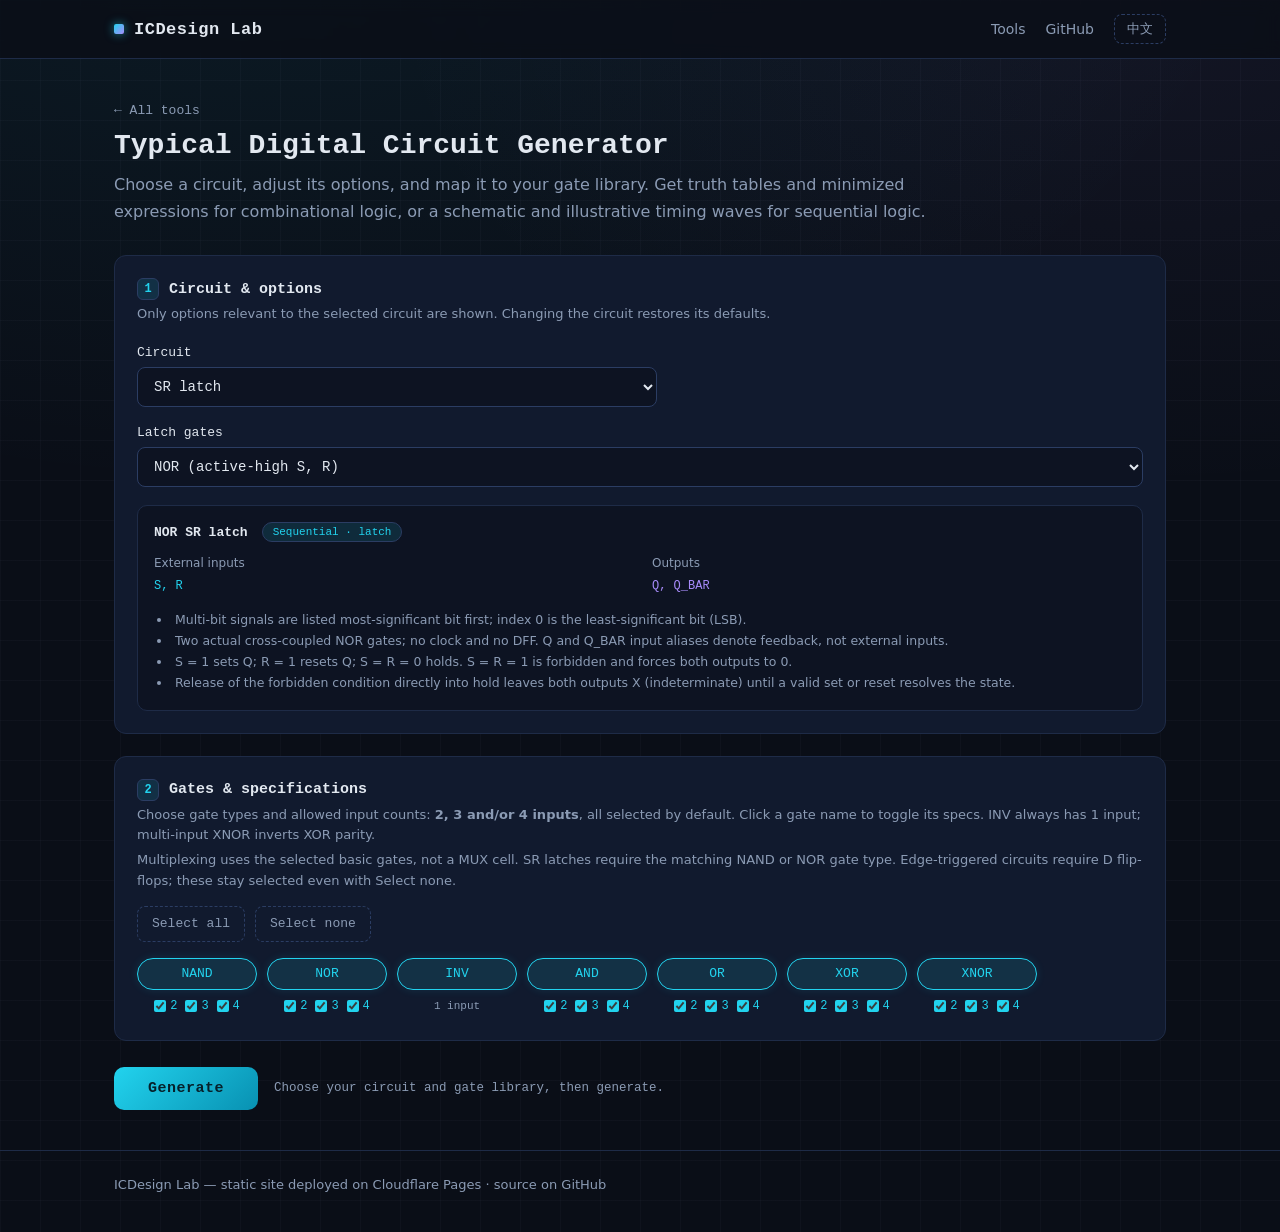
<file: tools/typical-circuits.html>
<!DOCTYPE html>
<html lang="en">
<head>
  <meta charset="UTF-8">
  <meta name="viewport" content="width=device-width, initial-scale=1.0">
  <title>Typical Digital Circuit Generator — ICDesign Lab</title>
  <meta name="description" content="Generate typical digital circuits with configurable basic gates: half and full adders, one-hot and thermometer decoders, encoders, multiplexers, code converters, counters, shift registers and SR latches.">
  <link rel="stylesheet" href="../assets/css/style.css">
  <link rel="stylesheet" href="../assets/css/typical-circuits.css">
  <link rel="icon" href="data:image/svg+xml,&lt;svg xmlns='http://www.w3.org/2000/svg' viewBox='0 0 16 16'&gt;&lt;rect x='2' y='2' width='12' height='12' rx='2' fill='%2322d3ee'/&gt;&lt;/svg&gt;">
  <script type="speculationrules">{"prerender":[{"where":{"href_matches":"/*"},"eagerness":"moderate"}]}</script>
  <script src="../assets/js/i18n.js"></script>
</head>
<body class="typical-page">
  <header class="topbar">
    <div class="topbar-inner">
      <a class="brand" href="/"><span class="chip-dot"></span>ICDesign Lab</a>
      <nav class="topnav" aria-label="Main navigation">
        <a href="/">Tools</a>
        <a href="https://github.com/rodddddy/icdesign" target="_blank" rel="noopener">GitHub</a>
        <button class="lang-toggle" id="lang-toggle" type="button" lang="zh-CN" title="切换到中文" aria-label="切换到中文" data-no-i18n>中文</button>
      </nav>
    </div>
  </header>

  <main class="wrap">
    <div class="tool-header">
      <a class="back-link" href="/">&larr; All tools</a>
      <h1>Typical Digital Circuit Generator</h1>
      <p>Choose a circuit, adjust its options, and map it to your gate library.
         Get truth tables and minimized expressions for combinational logic,
         or a schematic and illustrative timing waves for sequential logic.</p>
    </div>

    <noscript><div class="error-box">Enable JavaScript to configure and generate circuits. All processing runs in your browser.</div></noscript>

    <form id="typical-form" novalidate>
      <section class="panel" aria-labelledby="typical-config-heading">
        <h2 id="typical-config-heading"><span class="step-num">1</span>Circuit &amp; options</h2>
        <p class="hint">Only options relevant to the selected circuit are shown. Changing the circuit restores its defaults.</p>
        <div class="typical-family typical-field">
          <label for="typical-type">Circuit</label>
          <select id="typical-type" name="type" required aria-describedby="typical-option-status"></select>
        </div>
        <div class="typical-fields" id="typical-fields"></div>
        <p class="hint typical-option-status" id="typical-option-status" role="status" aria-live="polite"></p>
        <div class="typical-summary" id="typical-summary" hidden>
          <div class="typical-summary-title">
            <h3 id="typical-summary-title"></h3>
            <span class="tool-tag" id="typical-kind"></span>
          </div>
          <dl class="typical-io">
            <div><dt>External inputs</dt><dd id="typical-inputs"></dd></div>
            <div><dt>Outputs</dt><dd id="typical-outputs"></dd></div>
          </dl>
          <ul class="typical-notes" id="typical-notes"></ul>
        </div>
      </section>

      <section class="panel" aria-labelledby="typical-gates-heading">
        <h2 id="typical-gates-heading"><span class="step-num">2</span>Gates &amp; specifications</h2>
        <p class="hint">Choose gate types and allowed input counts: <strong>2, 3 and/or 4 inputs</strong>, all selected by default.
           Click a gate name to toggle its specs. INV always has 1 input; multi-input XNOR inverts XOR parity.</p>
        <p class="hint">Multiplexing uses the selected basic gates, not a MUX cell. SR latches require the matching NAND or NOR gate type.
           Edge-triggered circuits require D flip-flops; these stay selected even with Select none.</p>
        <div class="chipbar">
          <button class="btn-add" id="typical-select-all" type="button">Select all</button>
          <button class="btn-add" id="typical-select-none" type="button">Select none</button>
        </div>
        <div class="gate-chips" id="typical-gates">
          <div class="gate-chip typical-dff" id="typical-dff-chip" role="group" aria-labelledby="typical-dff-label" hidden>
            <label class="gate-type" for="typical-dff">
              <input type="checkbox" id="typical-dff" disabled aria-describedby="typical-dff-spec">
              <span id="typical-dff-label">D flip-flop</span>
            </label>
            <div class="gate-unary" id="typical-dff-spec">D / CLK / RST → Q / Q′</div>
          </div>
        </div>
      </section>

      <div class="generate-bar">
        <button class="btn-primary" id="typical-generate" type="submit">Generate</button>
        <span class="tt-meta" id="typical-generate-status" role="status" aria-live="polite">Choose your circuit and gate library, then generate.</span>
      </div>
    </form>

    <div id="typical-error" role="alert" hidden></div>

    <section class="panel" id="typical-results" aria-labelledby="typical-results-heading" hidden>
      <h2 id="typical-results-heading"><span class="step-num">3</span>Results</h2>
      <p class="hint" id="typical-result-title"></p>

      <div id="typical-combinational" hidden>
        <h3 class="typical-result-heading">Minimized expressions</h3>
        <div id="typical-expressions"></div>
        <hr class="sep">
        <h3 class="typical-result-heading">Truth table</h3>
        <div class="tt-wrap" id="typical-table" tabindex="0" role="region" aria-label="Generated truth table"></div>
        <div class="chipbar">
          <button class="btn-add" id="typical-download-csv" type="button">Download truth table CSV</button>
        </div>
        <hr class="sep">
      </div>

      <h3 class="typical-result-heading">Gate-level schematic</h3>
      <div class="stat-chips" id="typical-stats"></div>
      <p class="hint" id="typical-schematic-caption"></p>
      <div class="circuit-box" id="typical-circuit" tabindex="0" role="region" aria-label="Gate-level schematic"></div>
      <div class="circuit-toolbar">
        <button class="btn-add" id="typical-download-svg" type="button">Download circuit SVG</button>
        <button class="btn-add" id="typical-download-png" type="button">Download circuit PNG</button>
        <span class="tt-meta">White-background exports · PNG at 2× resolution</span>
      </div>

      <div id="typical-timing" hidden>
        <hr class="sep">
        <h3 class="typical-result-heading">Ideal illustrative waveform</h3>
        <p class="hint" id="typical-wave-caption"></p>
        <p class="hint">Logical samples only: no physical propagation delays, setup/hold effects or analog behavior are simulated.</p>
        <div class="circuit-box typical-wave-box" id="typical-wave" tabindex="0" role="region" aria-label="Ideal illustrative timing waveform"></div>
        <div class="typical-wave-legend" aria-label="Waveform legend">
          <span><i class="typical-legend-known" aria-hidden="true"></i>0 / 1: known logic</span>
          <span><i class="typical-legend-unknown" aria-hidden="true"></i>X: unknown / invalid</span>
          <span><i class="typical-legend-edge" aria-hidden="true"></i>Dashed guide: active clock edge (when present)</span>
        </div>
        <div class="circuit-toolbar">
          <button class="btn-add" id="typical-download-wave" type="button">Download waveform SVG</button>
          <button class="btn-add" id="typical-download-wave-png" type="button">Download waveform PNG</button>
          <span class="tt-meta">White-background exports · PNG at 2× resolution</span>
        </div>
      </div>
    </section>
  </main>

  <footer class="site-footer">
    <div class="wrap">ICDesign Lab — static site deployed on Cloudflare Pages · source on GitHub</div>
  </footer>

  <script src="../assets/js/logic-gen.js"></script>
  <script src="../assets/js/typical-core.js"></script>
  <script src="../assets/js/typical-ui.js"></script>
</body>
</html>
</file>
<file: assets/css/style.css>
:root {
  --bg: #0a0e17;
  --bg-soft: #0d1322;
  --card: #111a2e;
  --card-hover: #14203a;
  --border: #1e2b47;
  --border-strong: #2b3d63;
  --text: #e2e8f0;
  --muted: #8b9bb4;
  --accent: #22d3ee;
  --accent-soft: rgba(34, 211, 238, 0.12);
  --violet: #a78bfa;
  --danger: #f87171;
  --danger-soft: rgba(248, 113, 113, 0.1);
  --ok: #34d399;
  --sg-wire: #93a5c0;
  --sg-gate: #dbe4f0;
  --sg-label: var(--muted);
  --sg-out: var(--violet);
  --mono: ui-monospace, "Cascadia Code", "JetBrains Mono", Consolas, "Courier New", "PingFang SC", "Microsoft YaHei", "Noto Sans CJK SC", monospace;
  --sans: system-ui, -apple-system, "Segoe UI", Roboto, "Helvetica Neue", Arial, "PingFang SC", "Microsoft YaHei", "Noto Sans CJK SC", sans-serif;
}

* { box-sizing: border-box; }

body {
  margin: 0;
  font-family: var(--sans);
  background: var(--bg);
  color: var(--text);
  min-height: 100vh;
  background-image:
    radial-gradient(ellipse 80% 50% at 20% -10%, rgba(34, 211, 238, 0.07), transparent),
    radial-gradient(ellipse 60% 40% at 90% 0%, rgba(167, 139, 250, 0.06), transparent),
    linear-gradient(rgba(139, 155, 180, 0.04) 1px, transparent 1px),
    linear-gradient(90deg, rgba(139, 155, 180, 0.04) 1px, transparent 1px);
  background-size: auto, auto, 40px 40px, 40px 40px;
}

a { color: var(--accent); text-decoration: none; }
a:hover { text-decoration: underline; }

.wrap { max-width: 1100px; margin: 0 auto; padding: 0 24px; }

.topbar {
  border-bottom: 1px solid var(--border);
  background: rgba(10, 14, 23, 0.8);
  backdrop-filter: blur(8px);
  position: sticky;
  top: 0;
  z-index: 10;
}
.topbar-inner {
  display: flex; align-items: center; gap: 16px;
  height: 58px; max-width: 1100px; margin: 0 auto; padding: 0 24px;
}
.brand {
  font-family: var(--mono); font-weight: 700; font-size: 17px;
  color: var(--text); letter-spacing: 0.5px; display: flex; align-items: center; gap: 10px;
}
.brand:hover { text-decoration: none; }
.brand .chip-dot {
  width: 10px; height: 10px; border-radius: 2px;
  background: linear-gradient(135deg, var(--accent), var(--violet));
  box-shadow: 0 0 10px rgba(34, 211, 238, 0.6);
}
.topnav { margin-left: auto; display: flex; align-items: center; gap: 20px; font-size: 14px; }
.topnav a { color: var(--muted); }
.topnav a:hover { color: var(--text); text-decoration: none; }
.lang-toggle {
  min-width: 52px; background: transparent; border: 1px dashed var(--border-strong); color: var(--muted);
  border-radius: 8px; padding: 5px 10px; font-size: 13px; cursor: pointer; font-family: var(--mono);
}
.lang-toggle:hover { color: var(--accent); border-color: var(--accent); }
.lang-toggle:focus-visible { outline: 2px solid var(--accent); outline-offset: 3px; }

.hero { padding: 72px 0 32px; }
.hero h1 {
  font-size: 40px; margin: 0 0 14px; letter-spacing: -0.5px;
  font-family: var(--mono);
}
.hero h1 .grad {
  background: linear-gradient(90deg, var(--accent), var(--violet));
  -webkit-background-clip: text; background-clip: text; color: transparent;
}
.hero p { color: var(--muted); font-size: 16px; max-width: 640px; line-height: 1.7; margin: 0; }

.section-title {
  font-family: var(--mono); font-size: 13px; text-transform: uppercase;
  letter-spacing: 2px; color: var(--muted); margin: 40px 0 18px;
  display: flex; align-items: center; gap: 12px;
}
.section-title::after { content: ""; flex: 1; height: 1px; background: var(--border); }

.tools-grid { display: grid; grid-template-columns: repeat(auto-fill, minmax(300px, 1fr)); gap: 18px; padding-bottom: 40px; }

.tool-card {
  display: block; background: var(--card); border: 1px solid var(--border);
  border-radius: 12px; padding: 22px; color: var(--text);
  transition: border-color 0.2s, transform 0.2s, box-shadow 0.2s;
}
a.tool-card:hover {
  text-decoration: none; border-color: var(--accent);
  transform: translateY(-2px);
  box-shadow: 0 8px 30px rgba(34, 211, 238, 0.12);
}
.tool-card.disabled { opacity: 0.55; cursor: default; }
.tool-icon {
  width: 42px; height: 42px; border-radius: 10px;
  background: var(--accent-soft); border: 1px solid var(--border-strong);
  display: flex; align-items: center; justify-content: center; margin-bottom: 14px;
}
.tool-icon svg { width: 22px; height: 22px; stroke: var(--accent); fill: none; stroke-width: 1.6; }
.tool-card h3 { margin: 0 0 8px; font-size: 17px; }
.tool-card p { margin: 0; color: var(--muted); font-size: 13.5px; line-height: 1.6; }
.tool-tag {
  display: inline-block; margin-top: 12px; font-family: var(--mono); font-size: 11px;
  color: var(--accent); border: 1px solid var(--border-strong); border-radius: 999px;
  padding: 3px 10px; background: var(--accent-soft);
}

footer.site-footer {
  border-top: 1px solid var(--border); color: var(--muted); font-size: 13px;
  padding: 26px 0 40px; margin-top: 40px;
}

/* ---------- tool page ---------- */
.tool-header { padding: 40px 0 8px; }
.tool-header h1 { font-family: var(--mono); font-size: 28px; margin: 0 0 10px; }
.tool-header p { color: var(--muted); margin: 0; line-height: 1.7; max-width: 720px; }
.back-link { font-size: 13px; font-family: var(--mono); color: var(--muted); }
.back-link:hover { color: var(--accent); text-decoration: none; }

.panel {
  background: var(--card); border: 1px solid var(--border); border-radius: 12px;
  padding: 22px; margin: 22px 0;
}
.panel h2 {
  font-family: var(--mono); font-size: 15px; margin: 0 0 4px;
  display: flex; align-items: center; gap: 10px;
}
.step-num {
  display: inline-flex; align-items: center; justify-content: center;
  width: 22px; height: 22px; border-radius: 6px; font-size: 12px;
  background: var(--accent-soft); color: var(--accent); border: 1px solid var(--border-strong);
}
.panel .hint { color: var(--muted); font-size: 13px; margin: 4px 0 0; line-height: 1.6; }

.sig-cols { display: grid; grid-template-columns: 1fr 1fr; gap: 24px; margin-top: 16px; }
@media (max-width: 720px) { .sig-cols { grid-template-columns: 1fr; } }
.sig-col h3 { font-size: 13px; font-family: var(--mono); color: var(--muted); margin: 0 0 10px; text-transform: uppercase; letter-spacing: 1px; }
.sig-row { display: flex; gap: 8px; margin-bottom: 8px; align-items: center; }
.sig-row input {
  flex: 1; background: var(--bg-soft); border: 1px solid var(--border);
  color: var(--text); border-radius: 8px; padding: 8px 12px;
  font-family: var(--mono); font-size: 14px; outline: none;
}
.sig-row input:focus { border-color: var(--accent); }
.sig-row input.invalid { border-color: var(--danger); }
.btn-mini {
  background: var(--bg-soft); border: 1px solid var(--border); color: var(--muted);
  border-radius: 8px; width: 34px; height: 34px; font-size: 16px; cursor: pointer;
  display: inline-flex; align-items: center; justify-content: center; flex: none;
}
.btn-mini:hover { color: var(--text); border-color: var(--border-strong); }
.btn-mini.remove:hover { color: var(--danger); border-color: var(--danger); }
.btn-add {
  background: transparent; border: 1px dashed var(--border-strong); color: var(--muted);
  border-radius: 8px; padding: 7px 14px; font-size: 13px; cursor: pointer; font-family: var(--mono);
}
.btn-add:hover { color: var(--accent); border-color: var(--accent); }

.gate-chips { display: flex; flex-wrap: wrap; gap: 10px; margin-top: 16px; }
.gate-chip { width: 120px; flex: none; font-family: var(--mono); }
.gate-type { position: relative; display: block; text-align: center; cursor: pointer; user-select: none; }
.gate-type input { position: absolute; opacity: 0; width: 1px; height: 1px; margin: 0; }
.gate-type span {
  display: block; padding: 7px 8px; border: 1px solid var(--border-strong); border-radius: 999px;
  background: var(--bg-soft); color: var(--muted); font-size: 13px; line-height: 16px;
  transition: background 0.15s, border-color 0.15s, color 0.15s;
}
.gate-type:hover span { color: var(--text); border-color: var(--accent); }
.gate-type input:checked + span,
.gate-type input:indeterminate + span {
  color: var(--accent); border-color: var(--accent); background: var(--accent-soft);
  box-shadow: 0 0 10px rgba(34, 211, 238, 0.12);
}
.gate-type input:focus-visible + span { outline: 2px solid var(--accent); outline-offset: 3px; }
.gate-inputs { display: flex; justify-content: center; gap: 8px; margin-top: 4px; }
.gate-input-option {
  display: inline-flex; align-items: center; gap: 4px; min-height: 24px;
  color: var(--muted); font-size: 12px; cursor: pointer; user-select: none;
}
.gate-input-option:hover { color: var(--text); }
.gate-input-option input { width: 12px; height: 12px; margin: 0; accent-color: var(--accent); cursor: pointer; }
.gate-input-option input:checked + span { color: var(--accent); }
.gate-input-option input:focus-visible { outline: 2px solid var(--accent); outline-offset: 2px; }
.gate-unary { margin-top: 4px; line-height: 24px; text-align: center; color: var(--muted); font-size: 11px; }
.chipbar { display: flex; gap: 10px; flex-wrap: wrap; margin-top: 14px; }

.mode-tabs { display: flex; gap: 8px; margin: 14px 0; }
.mode-tab[aria-selected="true"] { color: var(--accent); border-color: var(--accent); background: var(--accent-soft); }
.expression-palette { display: flex; flex-wrap: wrap; gap: 6px; margin-top: 10px; }
.expression-palette .btn-add { padding: 6px 10px; max-width: 100%; overflow-wrap: anywhere; }
#expression-editor { margin: 14px 0 10px; }
.expression-input-row {
  display: grid; grid-template-columns: minmax(0, 10ch) minmax(0, 1fr);
  align-items: center; gap: 10px; margin-bottom: 8px;
}
.expression-input-row label { color: var(--violet); font-family: var(--mono); min-width: 0; overflow-wrap: anywhere; }
.expression-field { position: relative; min-width: 0; border-radius: 8px; background: var(--bg-soft); }
.expression-input, .expression-mirror { font-family: var(--mono); font-size: 14px; line-height: 20px; }
.expression-highlights {
  position: absolute; inset: 1px 13px; overflow: hidden; pointer-events: none;
  display: flex; align-items: center;
}
.expression-mirror { position: relative; flex: none; white-space: pre; color: transparent; }
.expression-mirror .matched {
  position: absolute; background: rgba(34, 211, 238, 0.3); border-radius: 2px;
  box-shadow: inset 0 0 0 1px var(--accent);
}
.expression-input {
  position: relative; display: block; width: 100%; min-width: 0; background: transparent;
  border: 1px solid var(--border); color: var(--text); border-radius: 8px; padding: 8px 12px;
}
.expression-input:focus { border-color: var(--accent); }
.expression-input.invalid, .expression-input[aria-invalid="true"] { border-color: var(--danger); }
.mode-tab:focus-visible, .expression-palette .btn-add:focus-visible,
.expression-input:focus-visible, #dl-expression-excel:focus-visible { outline: 2px solid var(--accent); outline-offset: 3px; }
.panel h2.result-subheading { font-size: 14px; }

.tt-wrap { overflow: auto; max-height: 480px; border: 1px solid var(--border); border-radius: 10px; margin-top: 16px; }
table.tt { border-collapse: collapse; width: 100%; font-family: var(--mono); font-size: 13.5px; }
table.tt th, table.tt td { padding: 7px 14px; text-align: center; border-bottom: 1px solid var(--border); }
table.tt thead th {
  position: sticky; top: 0; background: var(--bg-soft); color: var(--accent);
  font-weight: 600; letter-spacing: 0.5px; z-index: 1;
}
table.tt thead th.in-col { color: var(--text); }
table.tt thead th.out-col { color: var(--violet); }
table.tt tbody tr:nth-child(even) { background: rgba(139, 155, 180, 0.03); }
table.tt td.in-bit { color: var(--muted); }
table.tt td.out-cell { padding: 3px 8px; }
.tt-toggle {
  width: 44px; padding: 4px 0; text-align: center; cursor: pointer;
  background: transparent; border: 1px solid transparent; border-radius: 6px;
  color: var(--muted); font-family: var(--mono); font-size: 14px;
}
.tt-toggle:hover { border-color: var(--border-strong); color: var(--text); }
.tt-toggle.on { color: var(--violet); font-weight: 700; }
.tt-toggle:focus-visible { outline: 2px solid var(--violet); outline-offset: 1px; }
.tt-meta { color: var(--muted); font-size: 12.5px; font-family: var(--mono); margin-top: 10px; }

.btn-primary {
  background: linear-gradient(135deg, var(--accent), #0891b2);
  color: #06202a; font-weight: 700; font-family: var(--mono); font-size: 15px;
  border: none; border-radius: 10px; padding: 13px 34px; cursor: pointer;
  letter-spacing: 0.5px;
}
.btn-primary:hover { filter: brightness(1.12); }
.btn-primary:disabled { opacity: 0.4; cursor: not-allowed; }
.generate-bar { display: flex; align-items: center; gap: 16px; margin: 26px 0 10px; flex-wrap: wrap; }

.error-box {
  background: var(--danger-soft); border: 1px solid rgba(248, 113, 113, 0.4);
  border-radius: 10px; padding: 16px 18px; margin: 18px 0; color: #fecaca;
}
.error-box strong { color: var(--danger); font-family: var(--mono); display: block; margin-bottom: 6px; }
.error-box code { font-family: var(--mono); background: rgba(0,0,0,0.3); padding: 1px 6px; border-radius: 4px; font-size: 12.5px; }

.result-out { margin: 14px 0; }
.result-out .expr-name { font-family: var(--mono); font-weight: 700; color: var(--violet); font-size: 15px; }
.expr-html { font-family: var(--mono); font-size: 16px; margin: 8px 0 4px; letter-spacing: 0.5px; }
.expr-html .ovl { text-decoration: overline; }
.expr-ascii { font-family: var(--mono); font-size: 12.5px; color: var(--muted); margin: 2px 0 0; }
.stat-chips { display: flex; flex-wrap: wrap; gap: 8px; margin: 12px 0 4px; }
.stat-chip {
  font-family: var(--mono); font-size: 12px; color: var(--text);
  border: 1px solid var(--border-strong); background: var(--bg-soft);
  border-radius: 999px; padding: 4px 12px;
}
.stat-chip.total { color: var(--ok); border-color: rgba(52, 211, 153, 0.4); }
.stat-chip.map { color: var(--accent); }

.circuit-box {
  border: 1px solid var(--border); border-radius: 10px; background: var(--bg-soft);
  overflow: auto; margin-top: 14px;
}
.circuit-box svg { display: block; min-width: 100%; }
.circuit-toolbar { display: flex; gap: 12px; align-items: center; margin-top: 10px; }
.empty-note { color: var(--muted); font-size: 14px; padding: 8px 0; }

hr.sep { border: none; border-top: 1px solid var(--border); margin: 26px 0; }

.hidden { display: none !important; }

.expr-row {
  display: grid; grid-template-columns: auto auto 1fr; gap: 4px 12px;
  align-items: baseline; padding: 12px 0; border-bottom: 1px dashed var(--border);
}
.expr-row:last-child { border-bottom: none; }
.expr-name { font-family: var(--mono); font-weight: 700; color: var(--violet); font-size: 15px; }
.expr-eq { font-family: var(--mono); color: var(--muted); }
.expr-html { grid-column: 3; }
.expr-ascii { grid-column: 3; }
.expr-path {
  grid-column: 3; font-family: var(--mono); font-size: 11.5px; color: var(--accent);
  opacity: 0.85; margin-top: 2px;
}
.expr-path::before { content: "mapping: "; color: var(--muted); }

.error-title { color: var(--danger); font-family: var(--mono); font-weight: 700; margin-bottom: 6px; }
.error-msg { font-family: var(--mono); font-size: 13px; margin-bottom: 6px; }
.error-reasons { margin: 8px 0 0; padding-left: 20px; }
.error-reasons li { font-family: var(--mono); font-size: 12.5px; color: #fca5a5; margin: 3px 0; }
.error-reasons li:last-child { color: var(--muted); }
</file>
<file: assets/css/analog-calculator.css>
.analog-page {
  color-scheme: dark;
  overflow-wrap: anywhere;
}

.analog-page [hidden] { display: none !important; }
.analog-page .wrap, .analog-page .panel { min-width: 0; }
.analog-page .tool-header h1 { margin-top: 14px; }
.analog-page .analog-tags { display: flex; flex-wrap: wrap; gap: 8px; }
.analog-page .analog-tags .tool-tag { margin-top: 14px; }
.analog-page .step-num { flex: none; }
.analog-page .panel h2 { line-height: 1.5; }

.analog-page .analog-config-grid {
  display: grid;
  grid-template-columns: minmax(0, 2fr) repeat(2, minmax(0, 1fr));
  gap: 16px;
  margin-top: 20px;
}
.analog-page .analog-control { min-width: 0; }
.analog-page .analog-control > label {
  display: block;
  margin-bottom: 8px;
  color: var(--muted);
  font-size: 12px;
  font-weight: 600;
}
.analog-page select, .analog-page input[type="number"] {
  width: 100%;
  min-width: 0;
  max-width: 100%;
  border: 1px solid var(--border-strong);
  border-radius: 8px;
  background: var(--bg-soft);
  color: var(--text);
  font: 14px var(--mono);
  padding: 10px 12px;
  min-height: 42px;
}
.analog-page select { font-family: var(--sans); }
.analog-page select:hover, .analog-page input[type="number"]:hover { border-color: var(--muted); }
.analog-page select:focus, .analog-page input[type="number"]:focus { border-color: var(--accent); }
.analog-page :is(button, select, input, summary, .circuit-box, a):focus-visible {
  outline: 2px solid var(--accent);
  outline-offset: 3px;
}
.analog-page .analog-source-control { grid-column: 1 / -1; }
.analog-page .analog-control > .analog-check {
  display: inline-flex;
  align-items: center;
  gap: 9px;
  margin: 0;
  min-height: 28px;
  color: var(--text);
  font-size: 13px;
  font-weight: 400;
  cursor: pointer;
}
.analog-page .analog-check input {
  width: 16px;
  height: 16px;
  flex: none;
  margin: 0;
  accent-color: var(--accent);
}
.analog-page .analog-description { margin-top: 14px; }

.analog-page .analog-workspace {
  display: grid;
  grid-template-columns: minmax(270px, 0.85fr) minmax(0, 1.65fr);
  grid-template-areas: "parameters schematic";
  gap: 20px;
  align-items: start;
  margin: 22px 0;
}
.analog-page .analog-workspace > .panel { margin: 0; }
.analog-page .analog-parameters-panel { grid-area: parameters; }
.analog-page .analog-preview-panel {
  grid-area: schematic;
  position: sticky;
  top: 74px;
  max-height: calc(100vh - 90px);
  overflow-y: auto;
}
.analog-page .analog-section-head {
  display: flex;
  align-items: center;
  justify-content: space-between;
  flex-wrap: wrap;
  gap: 8px;
}
.analog-page .analog-live-label { color: var(--accent); font: 11px var(--mono); }
.analog-page .analog-circuit-title { color: var(--violet); font: 600 15px/1.6 var(--mono); margin: 16px 0 4px; }
.analog-page .circuit-box {
  width: 100%;
  max-width: 100%;
  min-width: 0;
  overflow: hidden;
}
.analog-page .circuit-box svg {
  display: block;
  width: var(--analog-svg-width);
  min-width: 0;
  max-width: 100%;
  height: auto;
  max-height: 578px;
  margin: 0 auto;
}
.analog-page .circuit-box svg polyline { pointer-events: stroke; }
.analog-page .circuit-box svg .net-active { stroke: var(--accent); stroke-width: 2.6; }
.analog-page .circuit-box svg circle[data-net].net-active { fill: var(--accent); stroke: var(--accent); }
.analog-page .analog-placeholder { margin: 0; padding: 32px 18px; color: var(--muted); font-size: 13px; }
.analog-page .analog-toolbar { display: flex; align-items: center; flex-wrap: wrap; gap: 10px; margin-top: 14px; }
.analog-page .btn-add { min-height: 38px; max-width: 100%; white-space: normal; line-height: 1.5; }
.analog-page .btn-add:disabled { opacity: 0.45; cursor: not-allowed; }
.analog-page .analog-toolbar .hint { margin: 0; font-size: 11px; }
.analog-page .analog-legend { border-top: 1px solid var(--border); margin-top: 16px; padding-top: 14px; }
.analog-page .analog-legend summary { color: var(--muted); font: 12px var(--mono); cursor: pointer; }
.analog-page .analog-legend dl { margin: 10px 0 0; }
.analog-page .analog-legend dl > div { display: grid; grid-template-columns: minmax(0, 1fr) minmax(0, 3fr); gap: 12px; padding: 6px 0; font-size: 12px; }
.analog-page .analog-legend dt { color: var(--violet); font-family: var(--mono); }
.analog-page .analog-legend dd { margin: 0; color: var(--muted); line-height: 1.5; }

.analog-page .analog-notice {
  padding: 12px;
  border-left: 2px solid var(--violet);
  border-radius: 0 6px 6px 0;
  background: rgba(167, 139, 250, 0.06);
  color: var(--muted);
  font-size: 12px;
  line-height: 1.65;
  margin: 14px 0 10px;
}
.analog-page .analog-notice strong { display: block; color: var(--text); font-weight: 500; }
.analog-page .analog-parameter-group { min-width: 0; margin: 20px 0; padding: 0; border: 0; }
.analog-page .analog-parameter-group legend {
  padding: 0 0 10px;
  margin-bottom: 12px;
  width: 100%;
  border-bottom: 1px solid var(--border);
  color: var(--violet);
  font: 12px/1.5 var(--mono);
}
.analog-page .analog-field { min-width: 0; margin-bottom: 14px; }
.analog-page .analog-field:last-child { margin-bottom: 0; }
.analog-page .analog-field > label { display: flex; align-items: baseline; flex-wrap: wrap; gap: 6px; margin-bottom: 7px; font-size: 12px; line-height: 1.5; }
.analog-page .analog-symbol { color: var(--accent); font: 13px var(--mono); }
.analog-page .analog-input-row { display: grid; grid-template-columns: minmax(0, 1fr) minmax(40px, auto); align-items: center; gap: 10px; }
.analog-page .analog-unit { color: var(--muted); font: 12px var(--mono); white-space: nowrap; }
.analog-page .analog-field-hint { margin: 5px 0 0; font-size: 11px; color: var(--muted); line-height: 1.5; }
.analog-page .analog-field.invalid input { border-color: var(--danger); background: var(--danger-soft); }
.analog-page .analog-field.invalid .analog-field-hint { color: var(--danger); }

.analog-page .analog-status {
  border: 1px solid var(--border-strong);
  border-radius: 8px;
  padding: 11px 13px;
  color: var(--muted);
  background: var(--bg-soft);
  font-size: 12px;
  line-height: 1.6;
  margin: 16px 0;
}
.analog-page .analog-status[data-state="valid"] { color: var(--accent); }
.analog-page .analog-status[data-state="invalid"], .analog-page .analog-status[data-state="error"] {
  border-color: rgba(248, 113, 113, 0.4);
  color: var(--danger);
  background: var(--danger-soft);
}
.analog-page .analog-metric-grid { display: grid; grid-template-columns: repeat(3, minmax(0, 1fr)); gap: 12px; }
.analog-page .analog-metric { min-width: 0; border: 1px solid var(--border-strong); border-radius: 10px; padding: 18px; background: var(--bg-soft); }
.analog-page .analog-metric h3 { margin: 0 0 14px; font: 12px/1.5 var(--mono); color: var(--muted); }
.analog-page .analog-metric-value { display: block; color: var(--accent); font: 600 clamp(18px, 2.1vw, 24px)/1.45 var(--mono); }
.analog-page .analog-metric-value.analog-no-value { font-size: 14px; color: var(--muted); }
.analog-page .analog-metric-secondary { display: block; color: var(--violet); font: 13px/1.7 var(--mono); margin-top: 5px; }
.analog-page .analog-metric p { color: var(--muted); font-size: 11px; line-height: 1.6; margin: 12px 0 0; }
.analog-page .analog-warnings { border-left: 2px solid var(--violet); background: rgba(167, 139, 250, 0.06); padding: 12px 14px 12px 30px; color: var(--text); font-size: 12px; line-height: 1.7; }
.analog-page .analog-subheading { font: 14px var(--mono); margin: 26px 0 8px; }
.analog-page .analog-formulas { margin: 16px 0 0; }
.analog-page .analog-formulas > div { display: grid; grid-template-columns: minmax(0, 190px) minmax(0, 1fr); gap: 10px 20px; padding: 16px 0; border-bottom: 1px solid var(--border); }
.analog-page .analog-formulas > div:last-child { border-bottom: 0; padding-bottom: 0; }
.analog-page .analog-formulas dt { font-size: 12px; line-height: 1.7; color: var(--muted); }
.analog-page .analog-formulas dd { min-width: 0; margin: 0; }
.analog-page .analog-expression {
  max-width: 100%;
  overflow-x: auto;
  padding: 10px 2px;
  color: var(--text);
  white-space: nowrap;
  overflow-wrap: normal;
  scrollbar-width: thin;
  scrollbar-color: var(--border-strong) transparent;
}
.analog-page math { font-family: "Cambria Math", "STIX Two Math", math; font-size: 19px; }
.analog-page .analog-expression > math { display: block; width: max-content; min-width: 0; margin: 0; text-align: left; }
.analog-page .analog-symbol math { font-size: 17px; }
.analog-page .analog-derived-value { display: block; margin-top: 6px; color: var(--accent); font: 12px/1.8 var(--mono); white-space: pre-wrap; overflow-wrap: anywhere; }
.analog-page .analog-derived-value .analog-expression { color: inherit; }
.analog-page .analog-derived-value math { font-size: 17px; }
.analog-page .analog-formula-note { color: var(--muted); font-size: 11px; line-height: 1.65; margin: 6px 0 0; }
.analog-page .analog-frequency-details { min-width: 0; border-top: 1px solid var(--border); padding-top: 18px; margin-top: 24px; }
.analog-page .analog-frequency-details > summary { color: var(--violet); cursor: pointer; font-size: 13px; padding: 6px 0; }
.analog-page .analog-expression:focus-visible { outline: 2px solid var(--accent); outline-offset: 2px; }
.analog-page .analog-assumptions, .analog-page .analog-limits ul { padding-left: 20px; margin: 14px 0 0; font-size: 12px; color: var(--muted); line-height: 1.8; }
.analog-page .analog-assumptions li, .analog-page .analog-limits li { margin: 7px 0; }
.analog-page .analog-limits { border-top: 1px solid var(--border); margin-top: 20px; padding-top: 16px; }
.analog-page .analog-limits h3 { font: 13px var(--mono); margin: 0; }

@media (max-width: 800px) {
  .analog-page .analog-workspace { grid-template-columns: minmax(0, 1fr); grid-template-areas: "schematic" "parameters"; }
  .analog-page .analog-preview-panel { position: static; max-height: none; overflow-y: visible; }
  .analog-page #analog-parameters { display: grid; grid-template-columns: repeat(2, minmax(0, 1fr)); column-gap: 22px; }
  .analog-page .analog-config-grid { grid-template-columns: repeat(2, minmax(0, 1fr)); }
  .analog-page .analog-topology-control { grid-column: 1 / -1; }
}

@media (max-width: 600px) {
  .analog-page .wrap { padding: 0 16px; }
  .analog-page .topbar-inner { padding: 0 16px; gap: 12px; }
  .analog-page .brand { font-size: 15px; gap: 8px; letter-spacing: 0; }
  .analog-page .topnav { gap: 12px; font-size: 12px; }
  .analog-page .tool-header { padding-top: 28px; }
  .analog-page .tool-header h1 { font-size: 24px; line-height: 1.4; }
  .analog-page .tool-header p { font-size: 14px; }
  .analog-page .panel { padding: 16px; }
  .analog-page .analog-config-grid { gap: 14px 10px; }
  .analog-page select { padding: 10px 8px; font-size: 13px; }
  .analog-page #analog-parameters { grid-template-columns: minmax(0, 1fr); }
  .analog-page .analog-metric-grid { grid-template-columns: minmax(0, 1fr); }
  .analog-page .analog-metric-value { font-size: 23px; }
  .analog-page .analog-formulas > div { grid-template-columns: minmax(0, 1fr); gap: 5px; }
  .analog-page .analog-formulas dt { color: var(--violet); }
  .analog-page .circuit-box svg { max-height: 468px; }
}
</file>
<file: assets/css/divider.css>
.divider-page { color-scheme: dark; }
.divider-page [hidden] { display: none !important; }
.divider-page .wrap, .divider-page .panel { min-width: 0; }
.divider-page .tool-header h1 { margin-top: 14px; }
.divider-page .dv-tags { display: flex; flex-wrap: wrap; gap: 8px; }
.divider-page .dv-tags .tool-tag { margin-top: 14px; }
.divider-page .step-num { flex: none; }
.divider-page :is(button, select, input, a, .circuit-box):focus-visible { outline: 2px solid var(--accent); outline-offset: 3px; }

.divider-page input[type="number"], .divider-page select {
  width: 100%; min-width: 0; min-height: 38px; padding: 8px 10px;
  border: 1px solid var(--border-strong); border-radius: 8px;
  background: var(--bg-soft); color: var(--text); font: 14px var(--mono);
}
.divider-page select { font-family: var(--sans); }
.divider-page input[type="number"]:hover, .divider-page select:hover { border-color: var(--muted); }
.divider-page input[type="number"]:focus, .divider-page select:focus { border-color: var(--accent); }
.divider-page input.invalid { border-color: var(--danger); background: var(--danger-soft); }

.divider-page .dv-workspace {
  display: grid; grid-template-columns: minmax(0, 1.1fr) minmax(0, 1fr);
  gap: 20px; align-items: start; margin: 22px 0;
}
.divider-page .dv-inputs { min-width: 0; }
.divider-page .dv-inputs .panel:first-child { margin-top: 0; }
.divider-page .dv-inputs .panel:last-child { margin-bottom: 0; }
.divider-page .dv-preview { margin: 0; position: sticky; top: 74px; max-height: calc(100vh - 90px); overflow-y: auto; }
.divider-page .dv-section-head { display: flex; align-items: center; justify-content: space-between; flex-wrap: wrap; gap: 8px; }
.divider-page .dv-live-label { color: var(--accent); font: 11px var(--mono); }
.divider-page .circuit-box { width: 100%; max-height: 640px; overflow: auto; }
.divider-page .circuit-box svg { display: block; width: var(--dv-svg-width); max-width: 100%; min-width: 0; height: auto; margin: 0 auto; }
.divider-page .circuit-box svg polyline[data-hit] { pointer-events: stroke; }
.divider-page .circuit-box svg polyline { pointer-events: stroke; }
.divider-page .circuit-box svg .net-active { stroke: var(--accent); stroke-width: 2.6; }
.divider-page .circuit-box svg circle[data-net].net-active { fill: var(--accent); stroke: var(--accent); }
/* Text keeps the plain glyph edges: the widened stroke above would fatten and blur
   the letters until they are unreadable, so only the fill colour changes. */
.divider-page .circuit-box svg text.net-active { fill: var(--accent); stroke: none; stroke-width: 0; }
.divider-page .dv-placeholder { margin: 0; padding: 32px 18px; color: var(--muted); font-size: 13px; }
.divider-page .dv-toolbar { display: flex; align-items: center; flex-wrap: wrap; gap: 10px; margin-top: 14px; }
.divider-page .dv-toolbar .hint { margin: 0; font-size: 11px; }
.divider-page .btn-add:disabled { opacity: 0.45; cursor: not-allowed; }

.divider-page .dv-table-wrap { position: relative; overflow-x: auto; margin: 14px 0; border: 1px solid var(--border); border-radius: 10px; }
.divider-page .dv-table { border-collapse: collapse; width: 100%; font: 13px var(--mono); }
.divider-page .dv-table th, .divider-page .dv-table td { padding: 7px 10px; text-align: left; border-bottom: 1px solid var(--border); white-space: nowrap; }
.divider-page .dv-table tbody tr:last-child > * { border-bottom: 0; }
.divider-page .dv-table thead th { background: var(--bg-soft); color: var(--muted); font: 600 12px var(--sans); }
.divider-page .dv-table tbody th { color: var(--violet); font-weight: 600; }
.divider-page .dv-tap-inputs td { padding: 6px; }
.divider-page .dv-tap-inputs th { padding: 4px 6px; }
.divider-page .dv-tap-inputs input[type="number"] { min-width: 80px; }
.divider-page .dv-tap-name {
  width: 88px; min-height: 30px; padding: 4px 6px;
  border: 1px solid transparent; border-radius: 6px; background: transparent;
  color: var(--violet); font: 600 13px var(--mono);
}
.divider-page .dv-tap-name:hover { border-color: var(--border-strong); }
.divider-page .dv-tap-name:focus { border-color: var(--accent); background: var(--bg-soft); }
.divider-page .dv-ratio { color: var(--accent); }
.divider-page .btn-mini:disabled { opacity: 0.35; cursor: not-allowed; }
.divider-page .dv-sr { position: absolute; width: 1px; height: 1px; overflow: hidden; clip: rect(0 0 0 0); }

.divider-page .dv-solutions tbody tr { cursor: pointer; }
.divider-page .dv-solutions tbody tr:hover { background: var(--card-hover); }
.divider-page .dv-solutions tbody tr.selected { background: var(--accent-soft); }
.divider-page .dv-solutions tbody tr.selected td { color: var(--accent); }
.divider-page .dv-pick { display: inline-flex; align-items: center; gap: 8px; cursor: pointer; }
.divider-page .dv-pick input { margin: 0; accent-color: var(--accent); }

.divider-page .dv-range, .divider-page .dv-settings { display: grid; grid-template-columns: repeat(3, minmax(0, 1fr)); gap: 12px; margin-top: 14px; }
.divider-page .dv-voltage-range { grid-template-columns: repeat(2, minmax(0, 1fr)); }
.divider-page .dv-field { min-width: 0; }
.divider-page .dv-field > label { display: block; margin-bottom: 6px; color: var(--muted); font-size: 12px; font-weight: 600; }
.divider-page .dv-with-unit { display: grid; grid-template-columns: minmax(0, 1fr) 72px; gap: 6px; }
.divider-page .mode-tabs { flex-wrap: wrap; margin-bottom: 0; }
.divider-page .dv-derived { margin: 14px 0 0; font-size: 13px; color: var(--muted); }
.divider-page .dv-derived output { color: var(--accent); font-family: var(--mono); white-space: pre-wrap; }
.divider-page .dv-settings { border-top: 1px solid var(--border); padding-top: 16px; margin-top: 16px; }
.divider-page .dv-limit-warning {
  margin: 14px 0 0; padding: 10px 13px; border: 1px solid rgba(248, 113, 113, 0.45); border-radius: 8px;
  background: var(--danger-soft); color: var(--danger); font-size: 12.5px; line-height: 1.6;
}
.divider-page .dv-limit-warning ul { margin: 4px 0 0; padding-left: 18px; }

.divider-page .dv-status {
  border: 1px solid var(--border-strong); border-radius: 8px; padding: 11px 13px; margin: 16px 0 0;
  color: var(--muted); background: var(--bg-soft); font-size: 12.5px; line-height: 1.6;
}
.divider-page .dv-status[data-state="valid"] { color: var(--accent); }
.divider-page .dv-status[data-state="warning"] { color: var(--violet); border-color: rgba(167, 139, 250, 0.4); }
.divider-page .dv-status[data-state="invalid"], .divider-page .dv-status[data-state="error"] {
  border-color: rgba(248, 113, 113, 0.4); color: var(--danger); background: var(--danger-soft);
}
.divider-page .dv-input-notes {
  margin: 14px 0 0; padding: 10px 13px; border: 1px solid var(--border-strong); border-radius: 8px;
  background: var(--bg-soft); font-size: 12.5px; line-height: 1.6;
}
.divider-page .dv-input-notes ul { margin: 0; padding-left: 18px; }
.divider-page .dv-input-notes .dv-note-error { color: var(--danger); }
.divider-page .dv-input-notes .dv-note-warning { color: #fbbf24; }
.divider-page .dv-field-warning { margin: 7px 0 0; color: #fbbf24; font-size: 11.5px; line-height: 1.5; }
.divider-page .dv-settings .dv-settings-notes { grid-column: 1 / -1; margin-top: 0; }
.divider-page .dv-subheading { font: 14px var(--mono); margin: 24px 0 6px; }
.divider-page .stat-chip b { color: var(--accent); font-weight: 600; }
.divider-page .stat-chip > span { color: var(--muted); }
.divider-page .dv-notes { padding-left: 20px; margin: 12px 0 0; font-size: 12.5px; color: var(--muted); line-height: 1.8; }

@media (max-width: 900px) {
  .divider-page .dv-workspace { grid-template-columns: minmax(0, 1fr); }
  .divider-page .dv-preview { position: static; max-height: none; }
}
@media (max-width: 600px) {
  .divider-page .wrap { padding: 0 16px; }
  .divider-page .topbar-inner { padding: 0 16px; gap: 12px; }
  .divider-page .topnav { gap: 12px; font-size: 12px; }
  .divider-page .tool-header h1 { font-size: 24px; }
  .divider-page .panel { padding: 16px; }
  .divider-page .dv-range, .divider-page .dv-settings { grid-template-columns: minmax(0, 1fr) minmax(0, 1fr); }
}
</file>
<file: assets/css/typical-circuits.css>
.typical-page [hidden] { display: none !important; }
.typical-page .wrap, .typical-page .panel, .typical-page form { min-width: 0; }
.typical-page .panel { max-width: 100%; }
.typical-page .tool-header h1 { margin-top: 12px; overflow-wrap: anywhere; }
.typical-page .tool-header p { max-width: 850px; }
.typical-page .btn-add:focus-visible,
.typical-page select:focus-visible,
.typical-page input:focus-visible,
.typical-page [tabindex="0"]:focus-visible { outline: 2px solid var(--accent); outline-offset: 3px; }
.typical-page .btn-add:disabled { opacity: 0.45; cursor: not-allowed; }
.typical-page .btn-add { min-height: 36px; }
.typical-family { max-width: 520px; margin-top: 20px; }
.typical-fields { display: grid; grid-template-columns: repeat(auto-fit, minmax(220px, 1fr)); gap: 18px; margin-top: 18px; }
.typical-field { min-width: 0; }
.typical-field > label { display: block; margin-bottom: 7px; font-family: var(--mono); font-size: 13px; color: var(--text); }
.typical-field select,
.typical-field input[type="number"] {
  width: 100%; min-width: 0; min-height: 40px; padding: 9px 12px;
  background: var(--bg-soft); color: var(--text); border: 1px solid var(--border-strong);
  border-radius: 8px; font-family: var(--mono); font-size: 14px; color-scheme: dark;
}
.typical-field select:focus, .typical-field input:focus { border-color: var(--accent); }
.typical-field input[aria-invalid="true"] { border-color: var(--danger); }
.typical-field .typical-checkbox-label { display: flex; align-items: center; gap: 9px; min-height: 40px; margin: 0; cursor: pointer; }
.typical-field input[type="checkbox"] { width: 16px; height: 16px; flex: none; accent-color: var(--accent); }
.typical-field .hint { overflow-wrap: anywhere; }
.typical-option-status:empty { display: none; }
.typical-page .typical-option-status { margin-top: 14px; }
.typical-option-status.is-invalid { color: var(--danger); }
.typical-summary { margin-top: 18px; padding: 16px; border: 1px solid var(--border); border-radius: 10px; background: var(--bg-soft); }
.typical-summary-title { display: flex; flex-wrap: wrap; align-items: center; gap: 8px 14px; }
.typical-summary-title h3 { margin: 0; font-family: var(--mono); font-size: 13px; overflow-wrap: anywhere; }
.typical-summary-title .tool-tag { margin: 0; }
.typical-io { display: grid; grid-template-columns: 1fr 1fr; gap: 12px 24px; margin: 14px 0 0; }
.typical-io > div { min-width: 0; }
.typical-io dt { color: var(--muted); font-size: 12px; margin-bottom: 6px; }
.typical-io dd { margin: 0; color: var(--accent); font-family: var(--mono); font-size: 12px; line-height: 1.7; overflow-wrap: anywhere; }
.typical-io > div:last-child dd { color: var(--violet); }
.typical-notes { margin: 12px 0 0; padding-left: 18px; color: var(--muted); font-size: 12.5px; line-height: 1.7; }
.typical-notes:empty { display: none; }
.typical-notes li { padding-left: 3px; overflow-wrap: anywhere; }
.typical-dff { width: 160px; max-width: 100%; }
.typical-dff .gate-type { cursor: default; }
.typical-dff .gate-type input:checked + span { color: var(--violet); border-color: var(--violet); background: rgba(167, 139, 250, 0.1); box-shadow: none; }
.typical-dff .gate-unary { color: var(--violet); }
.typical-page .generate-bar .tt-meta { margin-top: 0; }
.typical-page #typical-results { scroll-margin-top: 80px; }
.typical-result-heading { font-family: var(--mono); font-size: 14px; margin: 22px 0 10px; }
.typical-page .expr-row { grid-template-columns: auto auto minmax(0, 1fr); }
.typical-page .expr-html, .typical-page .expr-ascii, .typical-page .expr-path { min-width: 0; overflow-wrap: anywhere; }
.typical-page .tt-wrap, .typical-page .circuit-box { max-width: 100%; overscroll-behavior-x: contain; }
.typical-page .circuit-toolbar { flex-wrap: wrap; }
.typical-page .circuit-toolbar .tt-meta { margin: 0; }
.typical-page .error-msg, .typical-page .error-reasons { overflow-wrap: anywhere; }
.typical-page .circuit-box svg { max-width: none; }
.typical-wave-sample > rect { fill: transparent; pointer-events: all; }
.typical-wave-sample > text { pointer-events: none; }
.typical-wave-sample.wave-sample-active > rect { fill: rgba(34, 211, 238, 0.1); }
.typical-wave-sample.wave-sample-active > text { fill: var(--accent); font-weight: 700; filter: drop-shadow(0 0 3px rgba(34, 211, 238, 0.65)); }
.typical-wave-legend { display: flex; flex-wrap: wrap; gap: 8px 20px; margin-top: 12px; color: var(--muted); font-size: 12px; }
.typical-wave-legend > span { display: inline-flex; align-items: center; gap: 7px; }
.typical-wave-legend i { display: inline-block; width: 20px; height: 12px; flex: none; }
.typical-legend-known { border-bottom: 2px solid var(--accent); }
.typical-legend-unknown { border: 1px solid var(--violet); background: repeating-linear-gradient(45deg, transparent, transparent 3px, rgba(167, 139, 250, 0.45) 3px, rgba(167, 139, 250, 0.45) 4px); }
.typical-legend-edge { border-left: 2px dashed var(--violet); }

@media (max-width: 600px) {
  .typical-page .wrap { padding: 0 14px; }
  .typical-page .topbar-inner { padding: 0 14px; gap: 10px; }
  .typical-page .brand { font-size: 14px; gap: 6px; }
  .typical-page .topnav { gap: 12px; font-size: 12px; }
  .typical-page .panel { padding: 16px; }
  .typical-page .tool-header { padding-top: 28px; }
  .typical-page .tool-header h1 { font-size: 23px; }
  .typical-fields, .typical-io { grid-template-columns: minmax(0, 1fr); }
  .typical-page .gate-chips { gap: 12px 8px; }
  .typical-page .gate-chip:not(.typical-dff) { width: 112px; }
  .typical-page .circuit-toolbar { gap: 8px; }
  .typical-page .expr-row { gap: 4px 8px; }
  .typical-page .expr-html { font-size: 14px; }
}
</file>
